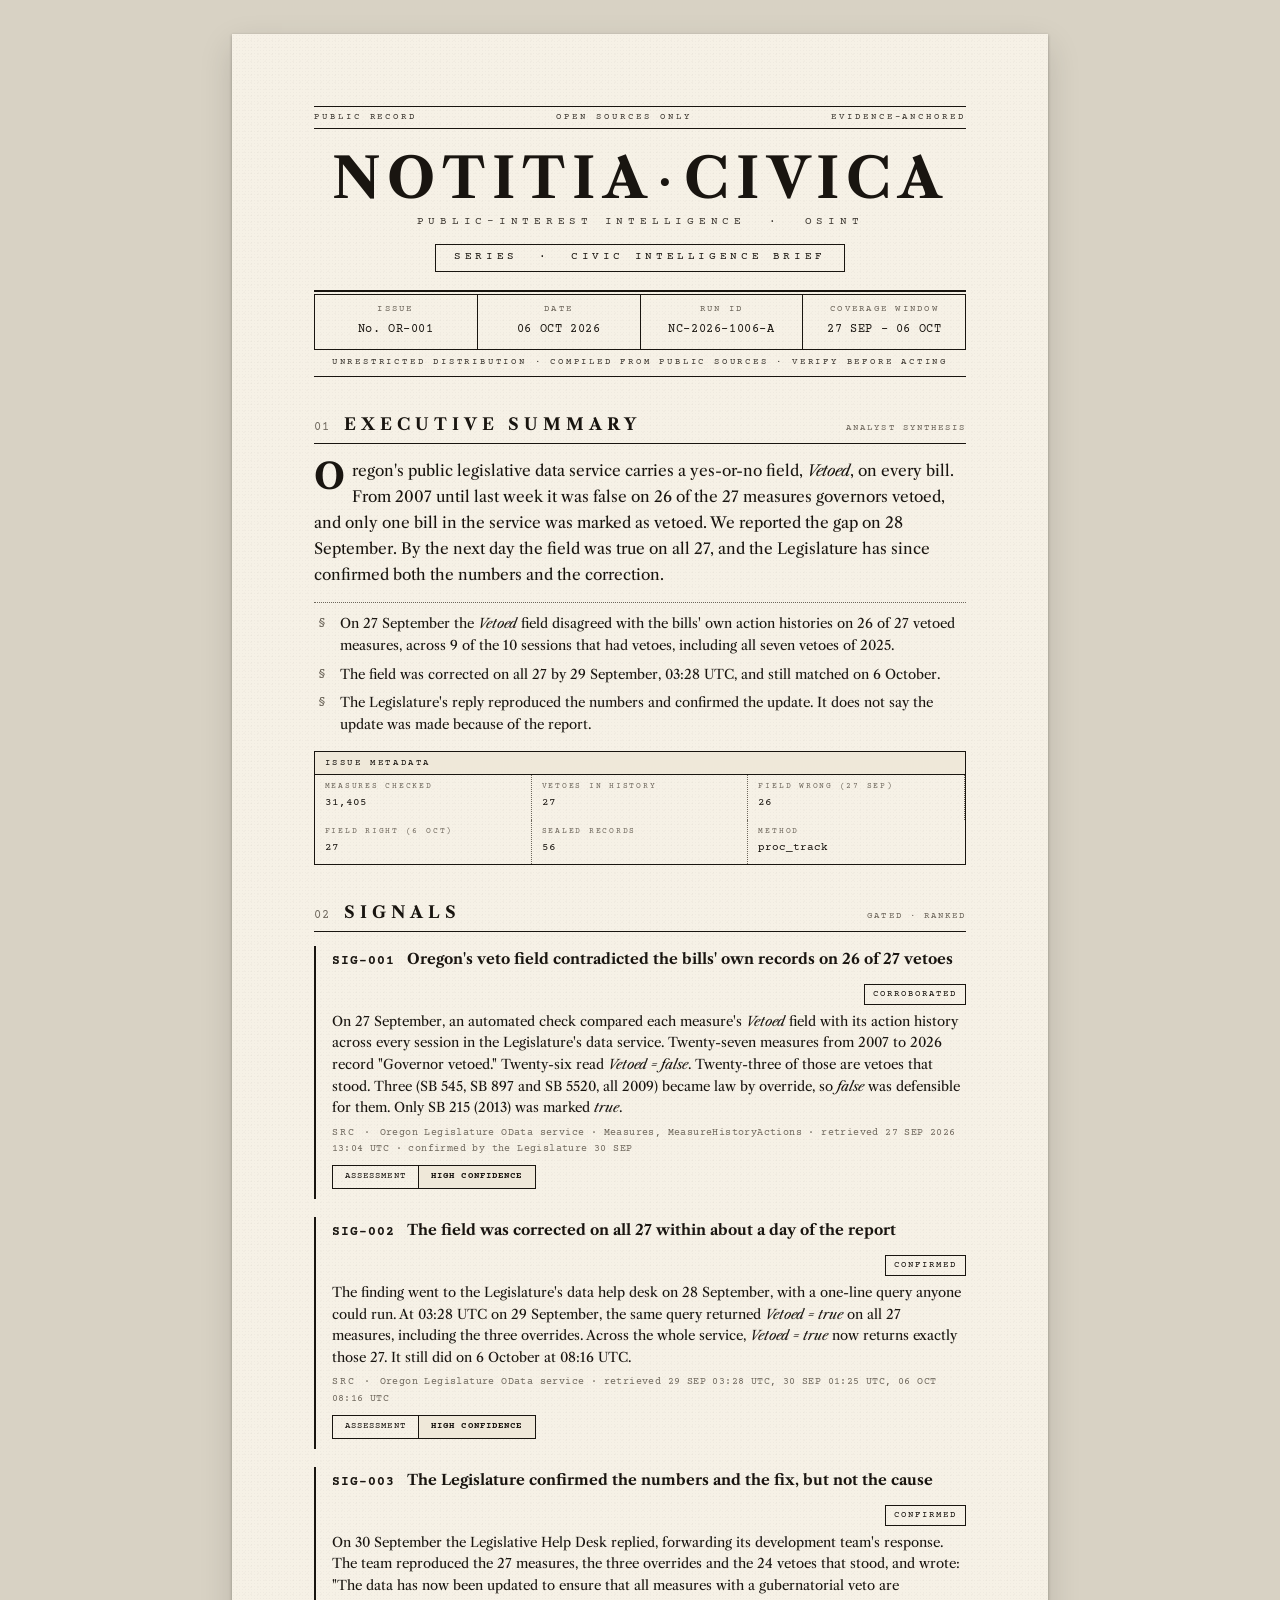
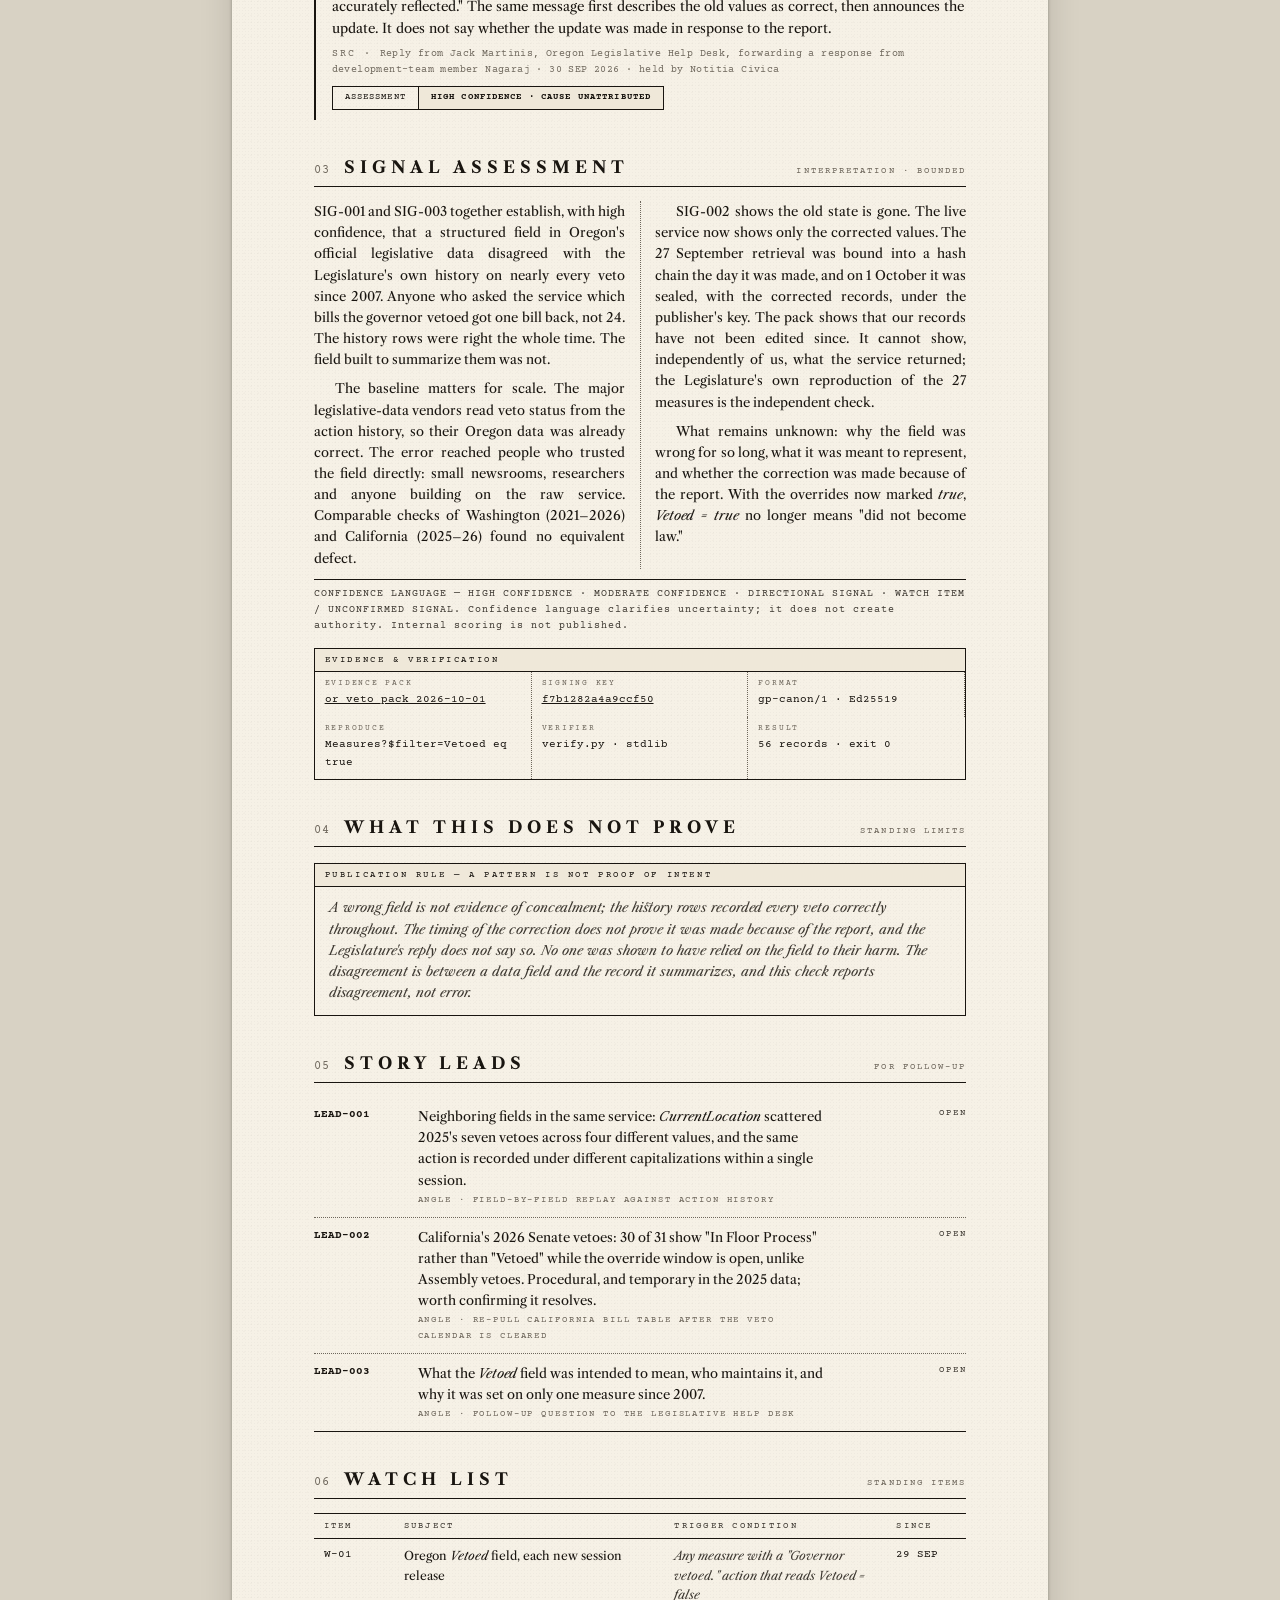
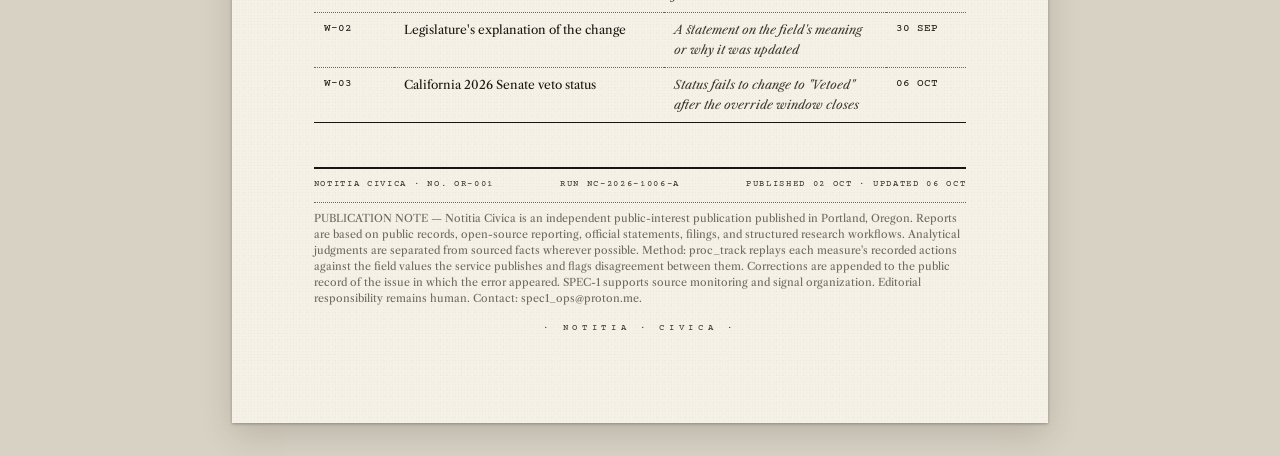
<file: published/civic-intelligence-brief_OR-001_2026-10-06.html>
<!DOCTYPE html>
<html lang="en">
<head>
<meta charset="UTF-8">
<meta name="viewport" content="width=device-width, initial-scale=1.0">
<title>Oregon's Veto Field — Notitia Civica</title>
<meta name="description" content="Oregon's legislative data marked one bill as vetoed since 2007. Governors vetoed 27. The field was corrected the day after we reported it.">
<link rel="preconnect" href="https://fonts.googleapis.com">
<link rel="preconnect" href="https://fonts.gstatic.com" crossorigin>
<link href="https://fonts.googleapis.com/css2?family=Libre+Caslon+Text:ital,wght@0,400;0,700;1,400&family=Courier+Prime:ital,wght@0,400;0,700;1,400&display=swap" rel="stylesheet">
<style>
/* ============================================================
   NOTITIA CIVICA — print-first publication template
   Monochrome. Black ink on warm off-white. Archival register.
   ============================================================ */

:root {
  --ink:        #191510;   /* near-black, warm */
  --ink-soft:   #3d3831;   /* secondary text */
  --ink-faint:  #6e675c;   /* captions, footnotes */
  --paper:      #f6f1e6;   /* warm off-white stock */
  --paper-deep: #efe8d9;   /* recessed panels */
  --rule:       #191510;   /* hairline rules — same ink */
  --serif: "Libre Caslon Text", "Iowan Old Style", Georgia, serif;
  --mono:  "Courier Prime", "Courier New", Courier, monospace;
}

* { margin: 0; padding: 0; box-sizing: border-box; }

html { background: #d8d2c4; }

body {
  font-family: var(--serif);
  color: var(--ink);
  font-size: 10.5pt;
  line-height: 1.62;
  -webkit-font-smoothing: antialiased;
}

/* ---- Page sheet (screen preview mimics US Letter) ---------- */
.sheet {
  background: var(--paper);
  width: 8.5in;
  min-height: 11in;
  margin: 0.35in auto;
  padding: 0.75in 0.85in 0.9in;
  box-shadow: 0 1px 3px rgba(0,0,0,.28), 0 12px 32px rgba(0,0,0,.14);
  position: relative;
}
/* subtle paper grain — screen only, drops out in print */
.sheet::before {
  content: "";
  position: absolute; inset: 0;
  pointer-events: none;
  background-image:
    radial-gradient(rgba(25,21,16,.028) 1px, transparent 1px),
    radial-gradient(rgba(25,21,16,.018) 1px, transparent 1px);
  background-size: 3px 3px, 7px 7px;
  background-position: 0 0, 2px 3px;
}
.sheet > * { position: relative; }

/* ============================================================
   MASTHEAD
   ============================================================ */
.masthead { text-align: center; }

.masthead .rubric {
  font-family: var(--mono);
  font-size: 7pt;
  letter-spacing: .32em;
  text-transform: uppercase;
  color: var(--ink-soft);
  border-top: 1px solid var(--rule);
  border-bottom: 1px solid var(--rule);
  padding: 3px 0;
  display: flex;
  justify-content: space-between;
}

.masthead h1 {
  font-family: var(--serif);
  font-weight: 700;
  font-size: 42pt;
  letter-spacing: .12em;
  text-transform: uppercase;
  margin: 22px 0 6px;
  line-height: 1;
}
.masthead h1 .sep { font-weight: 400; padding: 0 .08em; }

.masthead .subtitle {
  font-family: var(--mono);
  font-size: 8.5pt;
  letter-spacing: .42em;
  text-transform: uppercase;
  color: var(--ink-soft);
  margin-bottom: 12px;
}
.masthead .series-banner {
  display: inline-block;
  font-family: var(--mono);
  font-size: 8pt;
  letter-spacing: .34em;
  text-transform: uppercase;
  border: 1px solid var(--rule);
  padding: 4px 18px 5px;
  margin-bottom: 18px;
}

/* double rule beneath masthead — classic bulletin device */
.double-rule {
  border-top: 2.5px solid var(--rule);
  border-bottom: 1px solid var(--rule);
  height: 5px;
}

/* ---- Issue metadata strip ---------------------------------- */
.issue-line {
  display: grid;
  grid-template-columns: 1fr 1fr 1fr 1fr;
  border-left: 1px solid var(--rule);
  border-bottom: 1px solid var(--rule);
  margin-top: 0;
  font-family: var(--mono);
}
.issue-line .cell {
  border-right: 1px solid var(--rule);
  padding: 7px 12px 8px;
}
.issue-line .k {
  display: block;
  font-size: 6.5pt;
  letter-spacing: .26em;
  text-transform: uppercase;
  color: var(--ink-faint);
  margin-bottom: 2px;
}
.issue-line .v {
  font-size: 9pt;
  letter-spacing: .05em;
}

/* ---- Distribution / classification-style banner (civic) ---- */
.dist-banner {
  font-family: var(--mono);
  font-size: 7pt;
  letter-spacing: .3em;
  text-transform: uppercase;
  text-align: center;
  padding: 5px 0 6px;
  border-bottom: 1px solid var(--rule);
  color: var(--ink-soft);
}

/* ============================================================
   SECTION HEADINGS
   ============================================================ */
.section { margin-top: 34px; page-break-inside: avoid; }
.section.allow-break { page-break-inside: auto; }

.section-head {
  display: flex;
  align-items: baseline;
  gap: 14px;
  border-bottom: 1px solid var(--rule);
  padding-bottom: 5px;
  margin-bottom: 14px;
}
.section-head .num {
  font-family: var(--mono);
  font-size: 9pt;
  color: var(--ink-faint);
  letter-spacing: .1em;
}
.section-head h2 {
  font-family: var(--serif);
  font-weight: 700;
  font-size: 12.5pt;
  letter-spacing: .3em;
  text-transform: uppercase;
}
.section-head .tag {
  margin-left: auto;
  font-family: var(--mono);
  font-size: 6.5pt;
  letter-spacing: .24em;
  text-transform: uppercase;
  color: var(--ink-faint);
}

/* ============================================================
   BODY / EXEC SUMMARY
   ============================================================ */
p.lede {
  font-size: 11.5pt;
  line-height: 1.7;
}
p.lede::first-letter {
  font-size: 27pt;
  line-height: .85;
  float: left;
  padding: 3px 7px 0 0;
  font-weight: 700;
}
p + p { margin-top: 9px; text-indent: 1.6em; }

.summary-points {
  margin-top: 14px;
  border-top: 1px dotted var(--ink-faint);
  padding-top: 10px;
  list-style: none;
}
.summary-points li {
  padding-left: 26px;
  position: relative;
  margin-bottom: 7px;
  font-size: 10pt;
}
.summary-points li::before {
  content: "§";
  position: absolute;
  left: 4px;
  font-family: var(--mono);
  color: var(--ink-faint);
}

/* ============================================================
   METADATA BOX (bordered, reusable)
   ============================================================ */
.meta-box {
  border: 1px solid var(--rule);
  margin: 16px 0;
}
.meta-box .box-title {
  font-family: var(--mono);
  font-size: 6.5pt;
  letter-spacing: .3em;
  text-transform: uppercase;
  padding: 4px 10px;
  border-bottom: 1px solid var(--rule);
  background: var(--paper-deep);
}
.meta-box .box-grid {
  display: grid;
  grid-template-columns: repeat(3, 1fr);
  font-family: var(--mono);
}
.meta-box .box-grid > div {
  padding: 6px 10px 7px;
  border-right: 1px dotted var(--ink-faint);
  font-size: 8.5pt;
}
.meta-box .box-grid > div:last-child { border-right: none; }
.meta-box .k {
  display: block;
  font-size: 6pt;
  letter-spacing: .22em;
  text-transform: uppercase;
  color: var(--ink-faint);
}

/* ============================================================
   SIGNALS — numbered entries, field-report register
   ============================================================ */
.signal {
  border-left: 2px solid var(--rule);
  padding: 2px 0 10px 16px;
  margin-bottom: 18px;
  page-break-inside: avoid;
}
.signal-head {
  display: flex;
  align-items: baseline;
  gap: 12px;
  flex-wrap: wrap;
}
.signal-id {
  font-family: var(--mono);
  font-weight: 700;
  font-size: 9.5pt;
  letter-spacing: .08em;
}
.signal-title {
  font-family: var(--serif);
  font-weight: 700;
  font-size: 11pt;
}
.signal-verdict {
  margin-left: auto;
  font-family: var(--mono);
  font-size: 7pt;
  letter-spacing: .22em;
  text-transform: uppercase;
  border: 1px solid var(--rule);
  padding: 2px 8px;
  white-space: nowrap;
}
.signal-verdict.hold { border-style: dashed; color: var(--ink-soft); }
.signal-body { margin-top: 6px; font-size: 10pt; }
.signal-src {
  font-family: var(--mono);
  font-size: 7.5pt;
  color: var(--ink-faint);
  margin-top: 6px;
  letter-spacing: .04em;
}
.signal-src::before { content: "SRC · "; letter-spacing: .2em; }

/* gate score micro-table inside a signal */
.gates {
  display: inline-flex;
  margin-top: 8px;
  border: 1px solid var(--rule);
  font-family: var(--mono);
  font-size: 7pt;
}
.gates span {
  padding: 3px 12px 4px;
  text-transform: uppercase;
  border-right: 1px solid var(--rule);
  letter-spacing: .12em;
}
.gates span:last-child { border-right: none; background: var(--paper-deep); font-weight: 700; }

/* ============================================================
   SIGNAL ASSESSMENT — two-column analytic memo
   ============================================================ */
.assessment {
  column-count: 2;
  column-gap: 30px;
  column-rule: 1px dotted var(--ink-faint);
  font-size: 9.8pt;
  text-align: justify;
  hyphens: auto;
}
.assessment p { text-indent: 1.6em; margin-top: 0; margin-bottom: 8px; }
.assessment p:first-child { text-indent: 0; }
.confidence-note {
  font-family: var(--mono);
  font-size: 7.5pt;
  letter-spacing: .1em;
  color: var(--ink-soft);
  border-top: 1px solid var(--rule);
  margin-top: 10px;
  padding-top: 6px;
}

.not-prove-body {
  padding: 10px 14px 12px;
  font-size: 9.8pt;
  font-style: italic;
  color: var(--ink-soft);
}

/* ============================================================
   STORY LEADS
   ============================================================ */
.lead-row {
  display: grid;
  grid-template-columns: 88px 1fr 120px;
  gap: 0 16px;
  padding: 9px 0;
  border-bottom: 1px dotted var(--ink-faint);
  page-break-inside: avoid;
}
.lead-row:last-child { border-bottom: 1px solid var(--rule); }
.lead-id { font-family: var(--mono); font-size: 8.5pt; font-weight: 700; }
.lead-desc { font-size: 9.8pt; }
.lead-desc .angle {
  display: block;
  font-family: var(--mono);
  font-size: 7pt;
  letter-spacing: .2em;
  text-transform: uppercase;
  color: var(--ink-faint);
  margin-top: 2px;
}
.lead-status {
  font-family: var(--mono);
  font-size: 7pt;
  letter-spacing: .2em;
  text-transform: uppercase;
  text-align: right;
  color: var(--ink-soft);
}

/* ============================================================
   WATCH LIST — ruled table
   ============================================================ */
table.watch {
  width: 100%;
  border-collapse: collapse;
  font-size: 9pt;
}
table.watch th {
  font-family: var(--mono);
  font-size: 6.5pt;
  letter-spacing: .26em;
  text-transform: uppercase;
  text-align: left;
  font-weight: 400;
  color: var(--ink-soft);
  border-top: 1px solid var(--rule);
  border-bottom: 1px solid var(--rule);
  padding: 5px 10px;
}
table.watch td {
  padding: 7px 10px 8px;
  border-bottom: 1px dotted var(--ink-faint);
  vertical-align: top;
}
table.watch tr:last-child td { border-bottom: 1px solid var(--rule); }
table.watch .mono { font-family: var(--mono); font-size: 8.5pt; }
table.watch .trigger { font-style: italic; color: var(--ink-soft); }

/* ============================================================
   FOOTER
   ============================================================ */
.footer {
  margin-top: 44px;
  border-top: 2.5px solid var(--rule);
  padding-top: 8px;
}
.footer .colophon {
  display: flex;
  justify-content: space-between;
  font-family: var(--mono);
  font-size: 7pt;
  letter-spacing: .18em;
  text-transform: uppercase;
  color: var(--ink-soft);
}
.footer .method {
  margin-top: 10px;
  font-size: 8pt;
  color: var(--ink-faint);
  line-height: 1.5;
  border-top: 1px dotted var(--ink-faint);
  padding-top: 8px;
}
.footer .seal {
  text-align: center;
  font-family: var(--mono);
  font-size: 7pt;
  letter-spacing: .5em;
  margin-top: 14px;
  color: var(--ink-soft);
}

/* ============================================================
   PRINT
   ============================================================ */
@page { size: letter; margin: 0.6in 0.7in; }

@media print {
  html, body { background: var(--paper); }
  .sheet {
    width: auto; min-height: 0;
    margin: 0; padding: 0;
    box-shadow: none;
  }
  .sheet::before { display: none; }
  .no-print { display: none !important; }
  a { color: var(--ink); text-decoration: none; }
}

/* screen-only print hint */
.print-hint {
  text-align: center;
  font-family: var(--mono);
  font-size: 8pt;
  letter-spacing: .2em;
  text-transform: uppercase;
  color: #7a7365;
  padding: 14px 0 2px;
}

/* ---- Screen: phone width ---- */
.signal-src, .box-grid div { overflow-wrap: anywhere; }
.box-grid a { color: inherit; }
@media screen and (max-width: 860px) {
  .sheet { width: auto; min-height: 0; margin: 0; padding: 28px 16px 40px; box-shadow: none; }
  .masthead h1 { font-size: clamp(30px, 9vw, 52px) !important; letter-spacing: .04em !important; }
  .issue-line { grid-template-columns: 1fr 1fr !important; }
  .box-grid { grid-template-columns: 1fr !important; }
  .assessment { column-count: 1 !important; }
  .rubric { flex-wrap: wrap; gap: 4px 12px; justify-content: center; }
  .watch { display: block; overflow-x: auto; }
  .lead-row { grid-template-columns: 1fr !important; }
}
</style>
</head>
<body>

<div class="sheet">

  <!-- ==================== MASTHEAD ==================== -->
  <header class="masthead">
    <div class="rubric">
      <span>Public Record</span>
      <span>Open Sources Only</span>
      <span>Evidence-Anchored</span>
    </div>
    <h1>Notitia<span class="sep">·</span>Civica</h1>
    <div class="subtitle">Public-Interest Intelligence&nbsp;&nbsp;·&nbsp;&nbsp;OSINT</div>
    <div class="series-banner">Series&nbsp;&nbsp;·&nbsp;&nbsp;Civic Intelligence Brief</div>
    <div class="double-rule"></div>
    <div class="issue-line">
      <div class="cell"><span class="k">Issue</span><span class="v">No. OR-001</span></div>
      <div class="cell"><span class="k">Date</span><span class="v">06 OCT 2026</span></div>
      <div class="cell"><span class="k">Run ID</span><span class="v">NC-2026-1006-A</span></div>
      <div class="cell"><span class="k">Coverage Window</span><span class="v">27 SEP – 06 OCT</span></div>
    </div>
    <div class="dist-banner">Unrestricted Distribution · Compiled From Public Sources · Verify Before Acting</div>
  </header>

  <!-- ==================== 01 EXECUTIVE SUMMARY ==================== -->
  <section class="section">
    <div class="section-head">
      <span class="num">01</span>
      <h2>Executive Summary</h2>
      <span class="tag">Analyst Synthesis</span>
    </div>
    <p class="lede">
      Oregon's public legislative data service carries a yes-or-no field, <i>Vetoed</i>, on every bill.
      From 2007 until last week it was false on 26 of the 27 measures governors vetoed, and only one bill in
      the service was marked as vetoed. We reported the gap on 28 September. By the next day the field was
      true on all 27, and the Legislature has since confirmed both the numbers and the correction.
    </p>
    <ul class="summary-points">
      <li>On 27 September the <i>Vetoed</i> field disagreed with the bills' own action histories on 26 of 27 vetoed measures, across 9 of the 10 sessions that had vetoes, including all seven vetoes of 2025.</li>
      <li>The field was corrected on all 27 by 29 September, 03:28 UTC, and still matched on 6 October.</li>
      <li>The Legislature's reply reproduced the numbers and confirmed the update. It does not say the update was made because of the report.</li>
    </ul>
    <div class="meta-box">
      <div class="box-title">Issue Metadata</div>
      <div class="box-grid">
        <div><span class="k">Measures Checked</span> 31,405</div>
        <div><span class="k">Vetoes in History</span> 27</div>
        <div><span class="k">Field Wrong (27 Sep)</span> 26</div>
        <div><span class="k">Field Right (6 Oct)</span> 27</div>
        <div><span class="k">Sealed Records</span> 56</div>
        <div><span class="k">Method</span> proc_track</div>
      </div>
    </div>
  </section>

  <!-- ==================== 02 SIGNALS ==================== -->
  <section class="section allow-break">
    <div class="section-head">
      <span class="num">02</span>
      <h2>Signals</h2>
      <span class="tag">Gated · Ranked</span>
    </div>

    <article class="signal">
      <div class="signal-head">
        <span class="signal-id">SIG-001</span>
        <span class="signal-title">Oregon's veto field contradicted the bills' own records on 26 of 27 vetoes</span>
        <span class="signal-verdict">Corroborated</span>
      </div>
      <div class="signal-body">
        On 27 September, an automated check compared each measure's <i>Vetoed</i> field with its action history across
        every session in the Legislature's data service. Twenty-seven measures from 2007 to 2026 record "Governor vetoed."
        Twenty-six read <i>Vetoed = false</i>. Twenty-three of those are vetoes that stood. Three (SB 545, SB 897 and SB 5520,
        all 2009) became law by override, so <i>false</i> was defensible for them. Only SB 215 (2013) was marked <i>true</i>.
      </div>
      <div class="signal-src">Oregon Legislature OData service · Measures, MeasureHistoryActions · retrieved 27 SEP 2026 13:04 UTC · confirmed by the Legislature 30 SEP</div>
      <div class="gates"><span>Assessment</span><span>High Confidence</span></div>
    </article>

    <article class="signal">
      <div class="signal-head">
        <span class="signal-id">SIG-002</span>
        <span class="signal-title">The field was corrected on all 27 within about a day of the report</span>
        <span class="signal-verdict">Confirmed</span>
      </div>
      <div class="signal-body">
        The finding went to the Legislature's data help desk on 28 September, with a one-line query anyone could run.
        At 03:28 UTC on 29 September, the same query returned <i>Vetoed = true</i> on all 27 measures, including the three
        overrides. Across the whole service, <i>Vetoed = true</i> now returns exactly those 27. It still did on 6 October at 08:16 UTC.
      </div>
      <div class="signal-src">Oregon Legislature OData service · retrieved 29 SEP 03:28 UTC, 30 SEP 01:25 UTC, 06 OCT 08:16 UTC</div>
      <div class="gates"><span>Assessment</span><span>High Confidence</span></div>
    </article>

    <article class="signal">
      <div class="signal-head">
        <span class="signal-id">SIG-003</span>
        <span class="signal-title">The Legislature confirmed the numbers and the fix, but not the cause</span>
        <span class="signal-verdict">Confirmed</span>
      </div>
      <div class="signal-body">
        On 30 September the Legislative Help Desk replied, forwarding its development team's response. The team reproduced the
        27 measures, the three overrides and the 24 vetoes that stood, and wrote: "The data has now been updated to ensure that
        all measures with a gubernatorial veto are accurately reflected." The same message first describes the old values as
        correct, then announces the update. It does not say whether the update was made in response to the report.
      </div>
      <div class="signal-src">Reply from Jack Martinis, Oregon Legislative Help Desk, forwarding a response from development-team member Nagaraj · 30 SEP 2026 · held by Notitia Civica</div>
      <div class="gates"><span>Assessment</span><span>High Confidence · Cause Unattributed</span></div>
    </article>
  </section>

  <!-- ==================== 03 SIGNAL ASSESSMENT ==================== -->
  <section class="section">
    <div class="section-head">
      <span class="num">03</span>
      <h2>Signal Assessment</h2>
      <span class="tag">Interpretation · Bounded</span>
    </div>
    <div class="assessment">
      <p>
        SIG-001 and SIG-003 together establish, with high confidence, that a structured field in Oregon's official
        legislative data disagreed with the Legislature's own history on nearly every veto since 2007. Anyone who asked
        the service which bills the governor vetoed got one bill back, not 24. The history rows were right the whole time.
        The field built to summarize them was not.
      </p>
      <p>
        The baseline matters for scale. The major legislative-data vendors read veto status from the action history, so
        their Oregon data was already correct. The error reached people who trusted the field directly: small newsrooms,
        researchers and anyone building on the raw service. Comparable checks of Washington (2021–2026) and California
        (2025–26) found no equivalent defect.
      </p>
      <p>
        SIG-002 shows the old state is gone. The live service now shows only the corrected values. The 27 September retrieval
        was bound into a hash chain the day it was made, and on 1 October it was sealed, with the corrected records, under
        the publisher's key. The pack shows that our records have not been edited since. It cannot show, independently of us,
        what the service returned; the Legislature's own reproduction of the 27 measures is the independent check.
      </p>
      <p>
        What remains unknown: why the field was wrong for so long, what it was meant to represent, and whether the correction
        was made because of the report. With the overrides now marked <i>true</i>, <i>Vetoed = true</i> no longer means
        "did not become law."
      </p>
    </div>
    <div class="confidence-note">
      CONFIDENCE LANGUAGE — HIGH CONFIDENCE · MODERATE CONFIDENCE · DIRECTIONAL SIGNAL · WATCH ITEM / UNCONFIRMED SIGNAL. Confidence language clarifies uncertainty; it does not create authority. Internal scoring is not published.
    </div>
    <div class="meta-box" style="margin-top:14px">
      <div class="box-title">Evidence &amp; Verification</div>
      <div class="box-grid">
        <div><span class="k">Evidence Pack</span> <a href="https://github.com/CLS-1000/notitia-civica/tree/main/evidence/or_veto_pack_2026-10-01">or_veto_pack_2026-10-01</a></div>
        <div><span class="k">Signing Key</span> <a href="https://github.com/CLS-1000/notitia-civica/blob/main/evidence/OPERATOR_KEY.md">f7b1282a4a9ccf50</a></div>
        <div><span class="k">Format</span> gp-canon/1 · Ed25519</div>
        <div><span class="k">Reproduce</span> Measures?$filter=Vetoed eq true</div>
        <div><span class="k">Verifier</span> verify.py · stdlib</div>
        <div><span class="k">Result</span> 56 records · exit 0</div>
      </div>
    </div>
  </section>

  <!-- ==================== 04 WHAT THIS DOES NOT PROVE ==================== -->
  <section class="section">
    <div class="section-head">
      <span class="num">04</span>
      <h2>What This Does Not Prove</h2>
      <span class="tag">Standing Limits</span>
    </div>
    <div class="meta-box">
      <div class="box-title">Publication Rule — A Pattern Is Not Proof of Intent</div>
      <div class="not-prove-body">
        A wrong field is not evidence of concealment; the history rows recorded every veto correctly throughout.
        The timing of the correction does not prove it was made because of the report, and the Legislature's reply does
        not say so. No one was shown to have relied on the field to their harm. The disagreement is between a data field and
        the record it summarizes, and this check reports disagreement, not error.
      </div>
    </div>
  </section>

  <!-- ==================== 05 STORY LEADS ==================== -->
  <section class="section">
    <div class="section-head">
      <span class="num">05</span>
      <h2>Story Leads</h2>
      <span class="tag">For Follow-Up</span>
    </div>
    <div class="lead-row">
      <span class="lead-id">LEAD-001</span>
      <span class="lead-desc">
        Neighboring fields in the same service: <i>CurrentLocation</i> scattered 2025's seven vetoes across four different values, and the same action is recorded under different capitalizations within a single session.
        <span class="angle">Angle · Field-by-field replay against action history</span>
      </span>
      <span class="lead-status">Open</span>
    </div>
    <div class="lead-row">
      <span class="lead-id">LEAD-002</span>
      <span class="lead-desc">
        California's 2026 Senate vetoes: 30 of 31 show "In Floor Process" rather than "Vetoed" while the override window is open, unlike Assembly vetoes. Procedural, and temporary in the 2025 data; worth confirming it resolves.
        <span class="angle">Angle · Re-pull California bill table after the veto calendar is cleared</span>
      </span>
      <span class="lead-status">Open</span>
    </div>
    <div class="lead-row">
      <span class="lead-id">LEAD-003</span>
      <span class="lead-desc">
        What the <i>Vetoed</i> field was intended to mean, who maintains it, and why it was set on only one measure since 2007.
        <span class="angle">Angle · Follow-up question to the Legislative Help Desk</span>
      </span>
      <span class="lead-status">Open</span>
    </div>
  </section>

  <!-- ==================== 06 WATCH LIST ==================== -->
  <section class="section">
    <div class="section-head">
      <span class="num">06</span>
      <h2>Watch List</h2>
      <span class="tag">Standing Items</span>
    </div>
    <table class="watch">
      <thead>
        <tr>
          <th style="width:80px">Item</th>
          <th>Subject</th>
          <th style="width:34%">Trigger Condition</th>
          <th style="width:80px">Since</th>
        </tr>
      </thead>
      <tbody>
        <tr>
          <td class="mono">W-01</td>
          <td>Oregon <i>Vetoed</i> field, each new session release</td>
          <td class="trigger">Any measure with a "Governor vetoed." action that reads <i>Vetoed = false</i></td>
          <td class="mono">29 SEP</td>
        </tr>
        <tr>
          <td class="mono">W-02</td>
          <td>Legislature's explanation of the change</td>
          <td class="trigger">A statement on the field's meaning or why it was updated</td>
          <td class="mono">30 SEP</td>
        </tr>
        <tr>
          <td class="mono">W-03</td>
          <td>California 2026 Senate veto status</td>
          <td class="trigger">Status fails to change to "Vetoed" after the override window closes</td>
          <td class="mono">06 OCT</td>
        </tr>
      </tbody>
    </table>
  </section>

  <!-- ==================== FOOTER ==================== -->
  <footer class="footer">
    <div class="colophon">
      <span>Notitia Civica · No. OR-001</span>
      <span>Run NC-2026-1006-A</span>
      <span>Published 02 OCT · Updated 06 OCT</span>
    </div>
    <div class="method">
      PUBLICATION NOTE — Notitia Civica is an independent public-interest publication
      published in Portland, Oregon. Reports are based on public records,
      open-source reporting, official statements, filings, and structured research workflows.
      Analytical judgments are separated from sourced facts wherever possible. Method: proc_track replays
      each measure's recorded actions against the field values the service publishes and flags
      disagreement between them. Corrections are appended to the public record of the issue in which the
      error appeared. SPEC-1 supports source monitoring and signal organization. Editorial responsibility
      remains human. Contact: spec1_ops@proton.me.
    </div>
    <div class="seal">· NOTITIA · CIVICA ·</div>
  </footer>

</div>

</body>
</html>
</file>
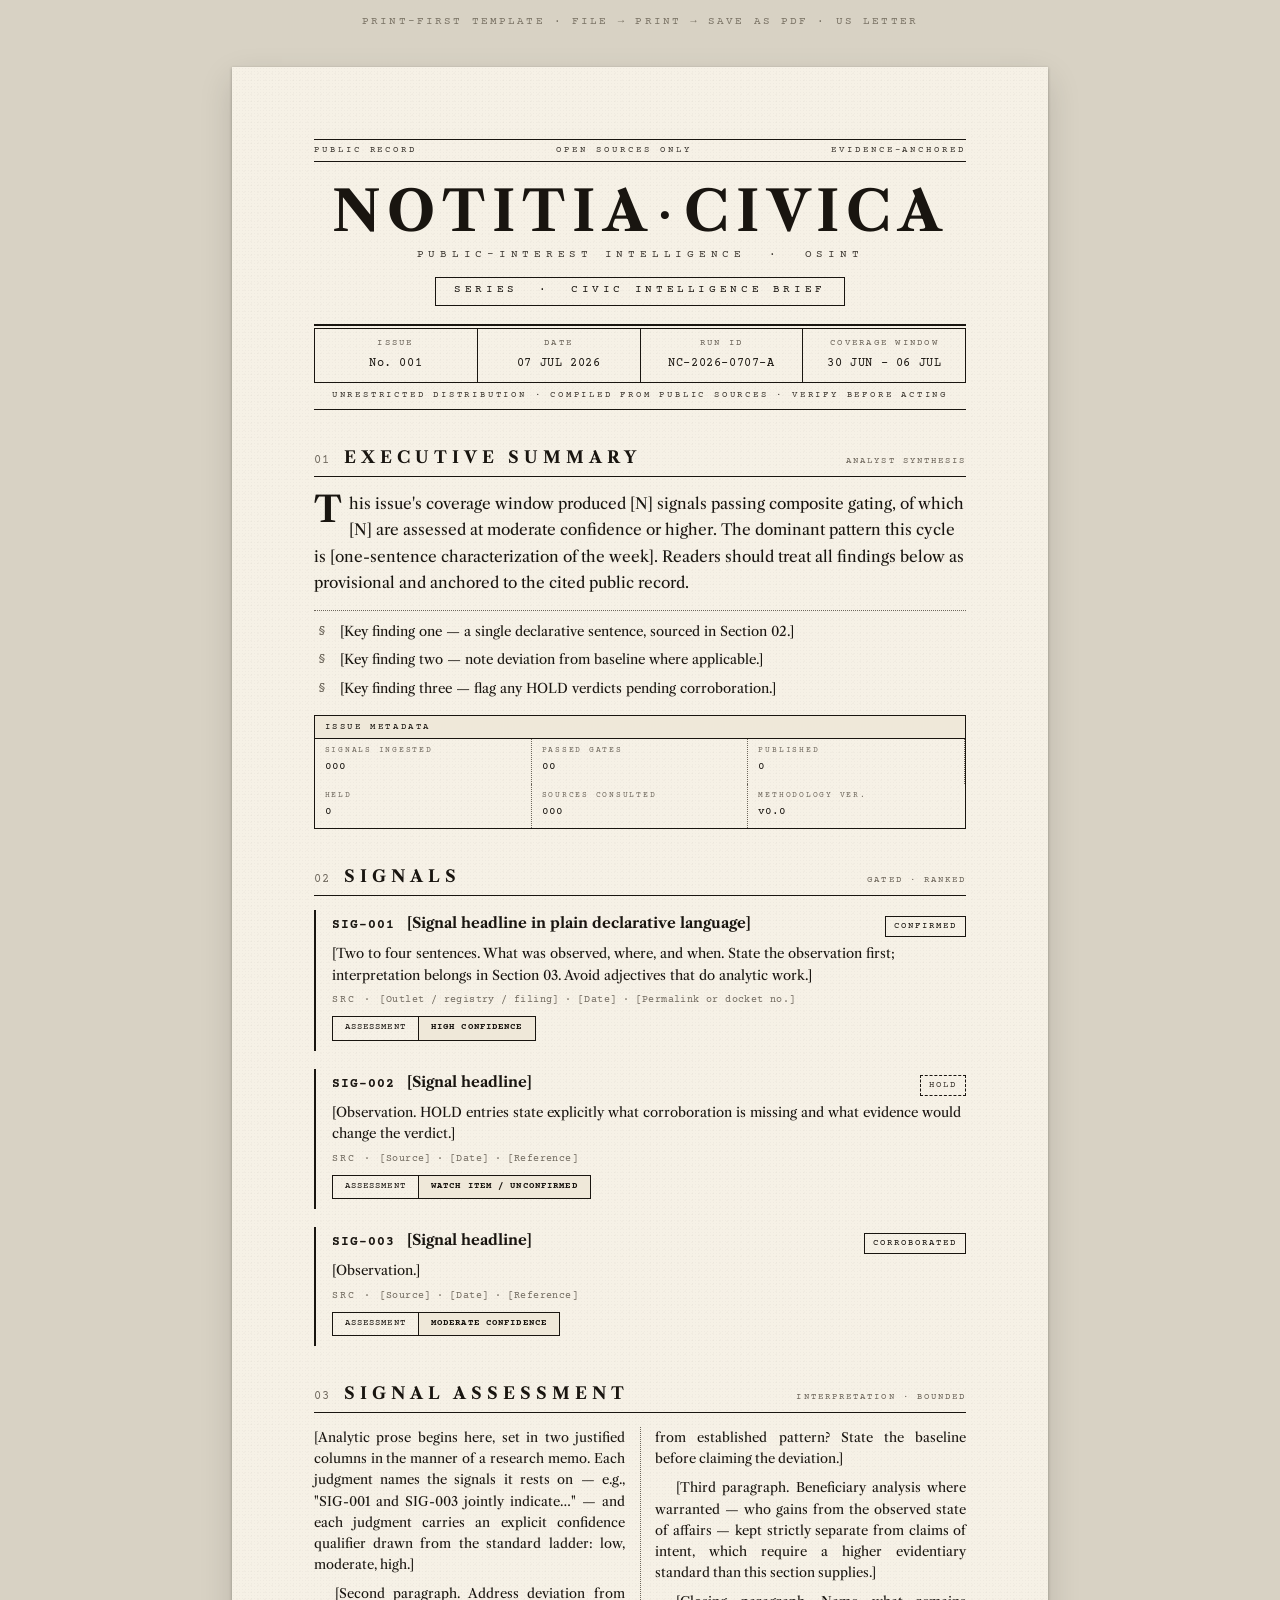
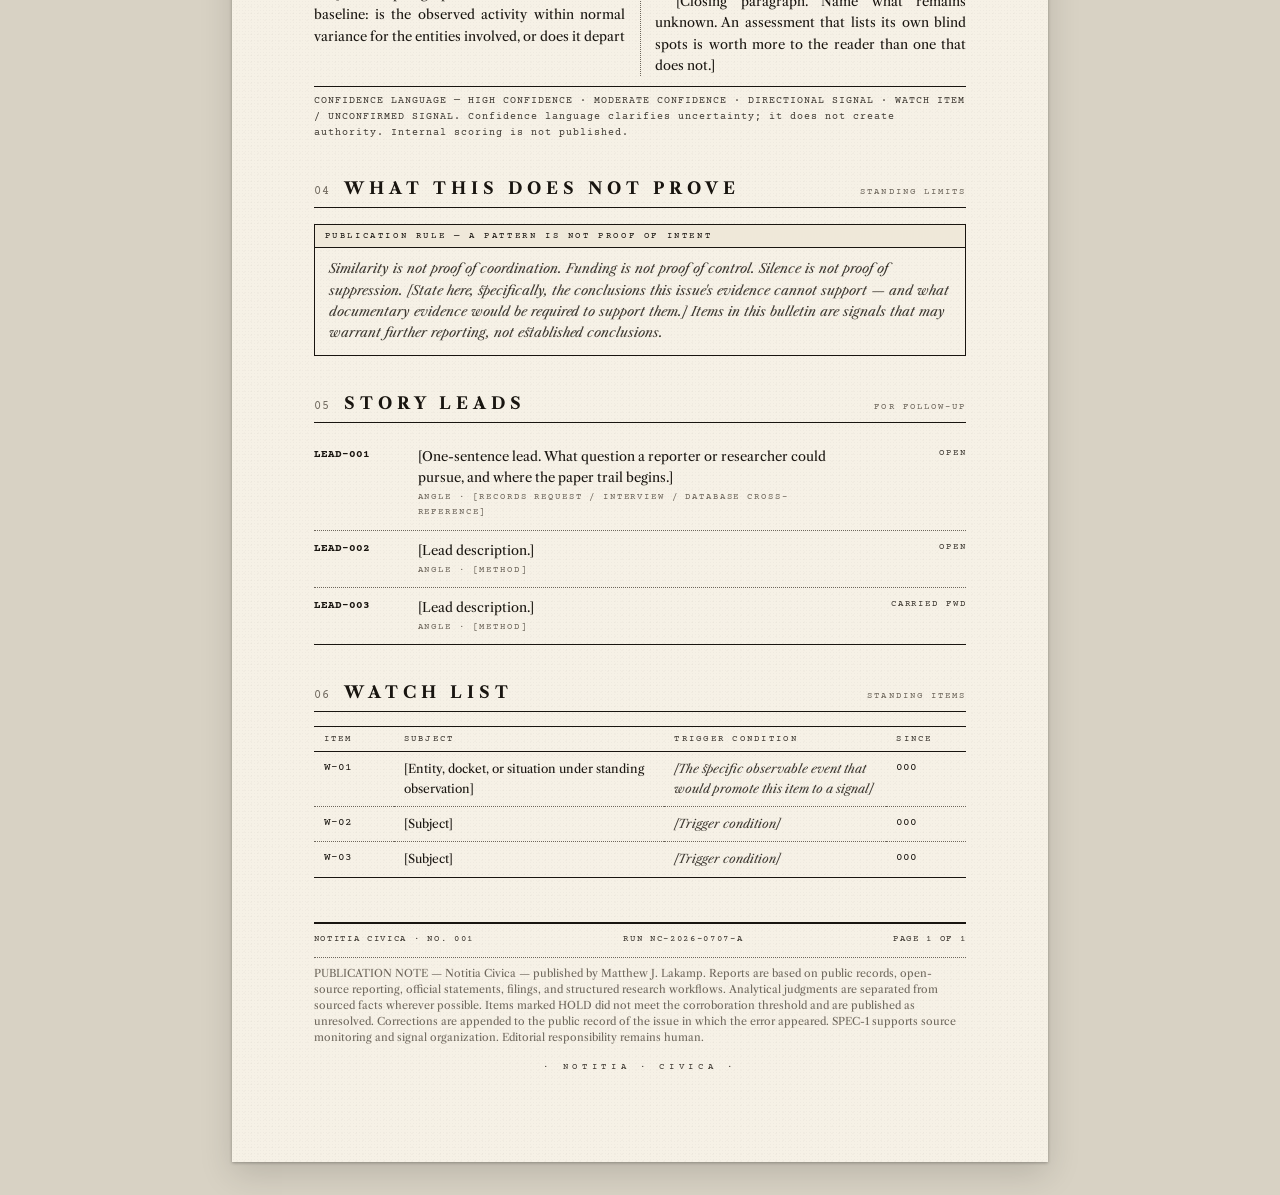
<file: templates/print/civic-intelligence-brief.html>
<!DOCTYPE html>
<html lang="en">
<head>
<meta charset="UTF-8">
<meta name="viewport" content="width=device-width, initial-scale=1.0">
<title>NOTITIA CIVICA — Civic Intelligence Brief — Print Template</title>
<link rel="preconnect" href="https://fonts.googleapis.com">
<link rel="preconnect" href="https://fonts.gstatic.com" crossorigin>
<link href="https://fonts.googleapis.com/css2?family=Libre+Caslon+Text:ital,wght@0,400;0,700;1,400&family=Courier+Prime:ital,wght@0,400;0,700;1,400&display=swap" rel="stylesheet">
<style>
/* ============================================================
   NOTITIA CIVICA — print-first publication template
   Monochrome. Black ink on warm off-white. Archival register.
   ============================================================ */

:root {
  --ink:        #191510;   /* near-black, warm */
  --ink-soft:   #3d3831;   /* secondary text */
  --ink-faint:  #6e675c;   /* captions, footnotes */
  --paper:      #f6f1e6;   /* warm off-white stock */
  --paper-deep: #efe8d9;   /* recessed panels */
  --rule:       #191510;   /* hairline rules — same ink */
  --serif: "Libre Caslon Text", "Iowan Old Style", Georgia, serif;
  --mono:  "Courier Prime", "Courier New", Courier, monospace;
}

* { margin: 0; padding: 0; box-sizing: border-box; }

html { background: #d8d2c4; }

body {
  font-family: var(--serif);
  color: var(--ink);
  font-size: 10.5pt;
  line-height: 1.62;
  -webkit-font-smoothing: antialiased;
}

/* ---- Page sheet (screen preview mimics US Letter) ---------- */
.sheet {
  background: var(--paper);
  width: 8.5in;
  min-height: 11in;
  margin: 0.35in auto;
  padding: 0.75in 0.85in 0.9in;
  box-shadow: 0 1px 3px rgba(0,0,0,.28), 0 12px 32px rgba(0,0,0,.14);
  position: relative;
}
/* subtle paper grain — screen only, drops out in print */
.sheet::before {
  content: "";
  position: absolute; inset: 0;
  pointer-events: none;
  background-image:
    radial-gradient(rgba(25,21,16,.028) 1px, transparent 1px),
    radial-gradient(rgba(25,21,16,.018) 1px, transparent 1px);
  background-size: 3px 3px, 7px 7px;
  background-position: 0 0, 2px 3px;
}
.sheet > * { position: relative; }

/* ============================================================
   MASTHEAD
   ============================================================ */
.masthead { text-align: center; }

.masthead .rubric {
  font-family: var(--mono);
  font-size: 7pt;
  letter-spacing: .32em;
  text-transform: uppercase;
  color: var(--ink-soft);
  border-top: 1px solid var(--rule);
  border-bottom: 1px solid var(--rule);
  padding: 3px 0;
  display: flex;
  justify-content: space-between;
}

.masthead h1 {
  font-family: var(--serif);
  font-weight: 700;
  font-size: 42pt;
  letter-spacing: .12em;
  text-transform: uppercase;
  margin: 22px 0 6px;
  line-height: 1;
}
.masthead h1 .sep { font-weight: 400; padding: 0 .08em; }

.masthead .subtitle {
  font-family: var(--mono);
  font-size: 8.5pt;
  letter-spacing: .42em;
  text-transform: uppercase;
  color: var(--ink-soft);
  margin-bottom: 12px;
}
.masthead .series-banner {
  display: inline-block;
  font-family: var(--mono);
  font-size: 8pt;
  letter-spacing: .34em;
  text-transform: uppercase;
  border: 1px solid var(--rule);
  padding: 4px 18px 5px;
  margin-bottom: 18px;
}

/* double rule beneath masthead — classic bulletin device */
.double-rule {
  border-top: 2.5px solid var(--rule);
  border-bottom: 1px solid var(--rule);
  height: 5px;
}

/* ---- Issue metadata strip ---------------------------------- */
.issue-line {
  display: grid;
  grid-template-columns: 1fr 1fr 1fr 1fr;
  border-left: 1px solid var(--rule);
  border-bottom: 1px solid var(--rule);
  margin-top: 0;
  font-family: var(--mono);
}
.issue-line .cell {
  border-right: 1px solid var(--rule);
  padding: 7px 12px 8px;
}
.issue-line .k {
  display: block;
  font-size: 6.5pt;
  letter-spacing: .26em;
  text-transform: uppercase;
  color: var(--ink-faint);
  margin-bottom: 2px;
}
.issue-line .v {
  font-size: 9pt;
  letter-spacing: .05em;
}

/* ---- Distribution / classification-style banner (civic) ---- */
.dist-banner {
  font-family: var(--mono);
  font-size: 7pt;
  letter-spacing: .3em;
  text-transform: uppercase;
  text-align: center;
  padding: 5px 0 6px;
  border-bottom: 1px solid var(--rule);
  color: var(--ink-soft);
}

/* ============================================================
   SECTION HEADINGS
   ============================================================ */
.section { margin-top: 34px; page-break-inside: avoid; }
.section.allow-break { page-break-inside: auto; }

.section-head {
  display: flex;
  align-items: baseline;
  gap: 14px;
  border-bottom: 1px solid var(--rule);
  padding-bottom: 5px;
  margin-bottom: 14px;
}
.section-head .num {
  font-family: var(--mono);
  font-size: 9pt;
  color: var(--ink-faint);
  letter-spacing: .1em;
}
.section-head h2 {
  font-family: var(--serif);
  font-weight: 700;
  font-size: 12.5pt;
  letter-spacing: .3em;
  text-transform: uppercase;
}
.section-head .tag {
  margin-left: auto;
  font-family: var(--mono);
  font-size: 6.5pt;
  letter-spacing: .24em;
  text-transform: uppercase;
  color: var(--ink-faint);
}

/* ============================================================
   BODY / EXEC SUMMARY
   ============================================================ */
p.lede {
  font-size: 11.5pt;
  line-height: 1.7;
}
p.lede::first-letter {
  font-size: 27pt;
  line-height: .85;
  float: left;
  padding: 3px 7px 0 0;
  font-weight: 700;
}
p + p { margin-top: 9px; text-indent: 1.6em; }

.summary-points {
  margin-top: 14px;
  border-top: 1px dotted var(--ink-faint);
  padding-top: 10px;
  list-style: none;
}
.summary-points li {
  padding-left: 26px;
  position: relative;
  margin-bottom: 7px;
  font-size: 10pt;
}
.summary-points li::before {
  content: "§";
  position: absolute;
  left: 4px;
  font-family: var(--mono);
  color: var(--ink-faint);
}

/* ============================================================
   METADATA BOX (bordered, reusable)
   ============================================================ */
.meta-box {
  border: 1px solid var(--rule);
  margin: 16px 0;
}
.meta-box .box-title {
  font-family: var(--mono);
  font-size: 6.5pt;
  letter-spacing: .3em;
  text-transform: uppercase;
  padding: 4px 10px;
  border-bottom: 1px solid var(--rule);
  background: var(--paper-deep);
}
.meta-box .box-grid {
  display: grid;
  grid-template-columns: repeat(3, 1fr);
  font-family: var(--mono);
}
.meta-box .box-grid > div {
  padding: 6px 10px 7px;
  border-right: 1px dotted var(--ink-faint);
  font-size: 8.5pt;
}
.meta-box .box-grid > div:last-child { border-right: none; }
.meta-box .k {
  display: block;
  font-size: 6pt;
  letter-spacing: .22em;
  text-transform: uppercase;
  color: var(--ink-faint);
}

/* ============================================================
   SIGNALS — numbered entries, field-report register
   ============================================================ */
.signal {
  border-left: 2px solid var(--rule);
  padding: 2px 0 10px 16px;
  margin-bottom: 18px;
  page-break-inside: avoid;
}
.signal-head {
  display: flex;
  align-items: baseline;
  gap: 12px;
  flex-wrap: wrap;
}
.signal-id {
  font-family: var(--mono);
  font-weight: 700;
  font-size: 9.5pt;
  letter-spacing: .08em;
}
.signal-title {
  font-family: var(--serif);
  font-weight: 700;
  font-size: 11pt;
}
.signal-verdict {
  margin-left: auto;
  font-family: var(--mono);
  font-size: 7pt;
  letter-spacing: .22em;
  text-transform: uppercase;
  border: 1px solid var(--rule);
  padding: 2px 8px;
  white-space: nowrap;
}
.signal-verdict.hold { border-style: dashed; color: var(--ink-soft); }
.signal-body { margin-top: 6px; font-size: 10pt; }
.signal-src {
  font-family: var(--mono);
  font-size: 7.5pt;
  color: var(--ink-faint);
  margin-top: 6px;
  letter-spacing: .04em;
}
.signal-src::before { content: "SRC · "; letter-spacing: .2em; }

/* gate score micro-table inside a signal */
.gates {
  display: inline-flex;
  margin-top: 8px;
  border: 1px solid var(--rule);
  font-family: var(--mono);
  font-size: 7pt;
}
.gates span {
  padding: 3px 12px 4px;
  text-transform: uppercase;
  border-right: 1px solid var(--rule);
  letter-spacing: .12em;
}
.gates span:last-child { border-right: none; background: var(--paper-deep); font-weight: 700; }

/* ============================================================
   SIGNAL ASSESSMENT — two-column analytic memo
   ============================================================ */
.assessment {
  column-count: 2;
  column-gap: 30px;
  column-rule: 1px dotted var(--ink-faint);
  font-size: 9.8pt;
  text-align: justify;
  hyphens: auto;
}
.assessment p { text-indent: 1.6em; margin-top: 0; margin-bottom: 8px; }
.assessment p:first-child { text-indent: 0; }
.confidence-note {
  font-family: var(--mono);
  font-size: 7.5pt;
  letter-spacing: .1em;
  color: var(--ink-soft);
  border-top: 1px solid var(--rule);
  margin-top: 10px;
  padding-top: 6px;
}

.not-prove-body {
  padding: 10px 14px 12px;
  font-size: 9.8pt;
  font-style: italic;
  color: var(--ink-soft);
}

/* ============================================================
   STORY LEADS
   ============================================================ */
.lead-row {
  display: grid;
  grid-template-columns: 88px 1fr 120px;
  gap: 0 16px;
  padding: 9px 0;
  border-bottom: 1px dotted var(--ink-faint);
  page-break-inside: avoid;
}
.lead-row:last-child { border-bottom: 1px solid var(--rule); }
.lead-id { font-family: var(--mono); font-size: 8.5pt; font-weight: 700; }
.lead-desc { font-size: 9.8pt; }
.lead-desc .angle {
  display: block;
  font-family: var(--mono);
  font-size: 7pt;
  letter-spacing: .2em;
  text-transform: uppercase;
  color: var(--ink-faint);
  margin-top: 2px;
}
.lead-status {
  font-family: var(--mono);
  font-size: 7pt;
  letter-spacing: .2em;
  text-transform: uppercase;
  text-align: right;
  color: var(--ink-soft);
}

/* ============================================================
   WATCH LIST — ruled table
   ============================================================ */
table.watch {
  width: 100%;
  border-collapse: collapse;
  font-size: 9pt;
}
table.watch th {
  font-family: var(--mono);
  font-size: 6.5pt;
  letter-spacing: .26em;
  text-transform: uppercase;
  text-align: left;
  font-weight: 400;
  color: var(--ink-soft);
  border-top: 1px solid var(--rule);
  border-bottom: 1px solid var(--rule);
  padding: 5px 10px;
}
table.watch td {
  padding: 7px 10px 8px;
  border-bottom: 1px dotted var(--ink-faint);
  vertical-align: top;
}
table.watch tr:last-child td { border-bottom: 1px solid var(--rule); }
table.watch .mono { font-family: var(--mono); font-size: 8.5pt; }
table.watch .trigger { font-style: italic; color: var(--ink-soft); }

/* ============================================================
   FOOTER
   ============================================================ */
.footer {
  margin-top: 44px;
  border-top: 2.5px solid var(--rule);
  padding-top: 8px;
}
.footer .colophon {
  display: flex;
  justify-content: space-between;
  font-family: var(--mono);
  font-size: 7pt;
  letter-spacing: .18em;
  text-transform: uppercase;
  color: var(--ink-soft);
}
.footer .method {
  margin-top: 10px;
  font-size: 8pt;
  color: var(--ink-faint);
  line-height: 1.5;
  border-top: 1px dotted var(--ink-faint);
  padding-top: 8px;
}
.footer .seal {
  text-align: center;
  font-family: var(--mono);
  font-size: 7pt;
  letter-spacing: .5em;
  margin-top: 14px;
  color: var(--ink-soft);
}

/* ============================================================
   PRINT
   ============================================================ */
@page { size: letter; margin: 0.6in 0.7in; }

@media print {
  html, body { background: var(--paper); }
  .sheet {
    width: auto; min-height: 0;
    margin: 0; padding: 0;
    box-shadow: none;
  }
  .sheet::before { display: none; }
  .no-print { display: none !important; }
  a { color: var(--ink); text-decoration: none; }
}

/* screen-only print hint */
.print-hint {
  text-align: center;
  font-family: var(--mono);
  font-size: 8pt;
  letter-spacing: .2em;
  text-transform: uppercase;
  color: #7a7365;
  padding: 14px 0 2px;
}
</style>
</head>
<body>

<div class="print-hint no-print">Print-first template · File → Print → Save as PDF · US Letter</div>

<div class="sheet">

  <!-- ==================== MASTHEAD ==================== -->
  <header class="masthead">
    <div class="rubric">
      <span>Public Record</span>
      <span>Open Sources Only</span>
      <span>Evidence-Anchored</span>
    </div>
    <h1>Notitia<span class="sep">·</span>Civica</h1>
    <div class="subtitle">Public-Interest Intelligence&nbsp;&nbsp;·&nbsp;&nbsp;OSINT</div>
    <div class="series-banner">Series&nbsp;&nbsp;·&nbsp;&nbsp;Civic Intelligence Brief</div>
    <div class="double-rule"></div>
    <div class="issue-line">
      <div class="cell"><span class="k">Issue</span><span class="v">No. 001</span></div>
      <div class="cell"><span class="k">Date</span><span class="v">07 JUL 2026</span></div>
      <div class="cell"><span class="k">Run ID</span><span class="v">NC-2026-0707-A</span></div>
      <div class="cell"><span class="k">Coverage Window</span><span class="v">30 JUN – 06 JUL</span></div>
    </div>
    <div class="dist-banner">Unrestricted Distribution · Compiled From Public Sources · Verify Before Acting</div>
  </header>

  <!-- ==================== 01 EXECUTIVE SUMMARY ==================== -->
  <section class="section">
    <div class="section-head">
      <span class="num">01</span>
      <h2>Executive Summary</h2>
      <span class="tag">Analyst Synthesis</span>
    </div>
    <p class="lede">
      This issue's coverage window produced [N] signals passing composite gating, of which
      [N] are assessed at moderate confidence or higher. The dominant pattern this cycle is
      [one-sentence characterization of the week]. Readers should treat all findings below
      as provisional and anchored to the cited public record.
    </p>
    <ul class="summary-points">
      <li>[Key finding one — a single declarative sentence, sourced in Section 02.]</li>
      <li>[Key finding two — note deviation from baseline where applicable.]</li>
      <li>[Key finding three — flag any HOLD verdicts pending corroboration.]</li>
    </ul>
    <div class="meta-box">
      <div class="box-title">Issue Metadata</div>
      <div class="box-grid">
        <div><span class="k">Signals Ingested</span> 000</div>
        <div><span class="k">Passed Gates</span> 00</div>
        <div><span class="k">Published</span> 0</div>
        <div><span class="k">Held</span> 0</div>
        <div><span class="k">Sources Consulted</span> 000</div>
        <div><span class="k">Methodology Ver.</span> v0.0</div>
      </div>
    </div>
  </section>

  <!-- ==================== 02 SIGNALS ==================== -->
  <section class="section allow-break">
    <div class="section-head">
      <span class="num">02</span>
      <h2>Signals</h2>
      <span class="tag">Gated · Ranked</span>
    </div>

    <article class="signal">
      <div class="signal-head">
        <span class="signal-id">SIG-001</span>
        <span class="signal-title">[Signal headline in plain declarative language]</span>
        <span class="signal-verdict">Confirmed</span>
      </div>
      <div class="signal-body">
        [Two to four sentences. What was observed, where, and when. State the observation
        first; interpretation belongs in Section 03. Avoid adjectives that do analytic work.]
      </div>
      <div class="signal-src">[Outlet / registry / filing] · [Date] · [Permalink or docket no.]</div>
      <div class="gates"><span>Assessment</span><span>High Confidence</span></div>
    </article>

    <article class="signal">
      <div class="signal-head">
        <span class="signal-id">SIG-002</span>
        <span class="signal-title">[Signal headline]</span>
        <span class="signal-verdict hold">Hold</span>
      </div>
      <div class="signal-body">
        [Observation. HOLD entries state explicitly what corroboration is missing and
        what evidence would change the verdict.]
      </div>
      <div class="signal-src">[Source] · [Date] · [Reference]</div>
      <div class="gates"><span>Assessment</span><span>Watch Item / Unconfirmed</span></div>
    </article>

    <article class="signal">
      <div class="signal-head">
        <span class="signal-id">SIG-003</span>
        <span class="signal-title">[Signal headline]</span>
        <span class="signal-verdict">Corroborated</span>
      </div>
      <div class="signal-body">
        [Observation.]
      </div>
      <div class="signal-src">[Source] · [Date] · [Reference]</div>
      <div class="gates"><span>Assessment</span><span>Moderate Confidence</span></div>
    </article>
  </section>

  <!-- ==================== 03 SIGNAL ASSESSMENT ==================== -->
  <section class="section">
    <div class="section-head">
      <span class="num">03</span>
      <h2>Signal Assessment</h2>
      <span class="tag">Interpretation · Bounded</span>
    </div>
    <div class="assessment">
      <p>
        [Analytic prose begins here, set in two justified columns in the manner of a
        research memo. Each judgment names the signals it rests on — e.g., "SIG-001 and
        SIG-003 jointly indicate…" — and each judgment carries an explicit confidence
        qualifier drawn from the standard ladder: low, moderate, high.]
      </p>
      <p>
        [Second paragraph. Address deviation from baseline: is the observed activity
        within normal variance for the entities involved, or does it depart from
        established pattern? State the baseline before claiming the deviation.]
      </p>
      <p>
        [Third paragraph. Beneficiary analysis where warranted — who gains from the
        observed state of affairs — kept strictly separate from claims of intent, which
        require a higher evidentiary standard than this section supplies.]
      </p>
      <p>
        [Closing paragraph. Name what remains unknown. An assessment that lists its own
        blind spots is worth more to the reader than one that does not.]
      </p>
    </div>
    <div class="confidence-note">
      CONFIDENCE LANGUAGE — HIGH CONFIDENCE · MODERATE CONFIDENCE · DIRECTIONAL SIGNAL · WATCH ITEM / UNCONFIRMED SIGNAL. Confidence language clarifies uncertainty; it does not create authority. Internal scoring is not published.
    </div>
  </section>


  <!-- ==================== 04 WHAT THIS DOES NOT PROVE ==================== -->
  <section class="section">
    <div class="section-head">
      <span class="num">04</span>
      <h2>What This Does Not Prove</h2>
      <span class="tag">Standing Limits</span>
    </div>
    <div class="meta-box">
      <div class="box-title">Publication Rule — A Pattern Is Not Proof of Intent</div>
      <div class="not-prove-body">
        Similarity is not proof of coordination. Funding is not proof of control.
        Silence is not proof of suppression. [State here, specifically, the
        conclusions this issue's evidence cannot support — and what documentary
        evidence would be required to support them.] Items in this bulletin are
        signals that may warrant further reporting, not established conclusions.
      </div>
    </div>
  </section>

  <!-- ==================== 05 STORY LEADS ==================== -->
  <section class="section">
    <div class="section-head">
      <span class="num">05</span>
      <h2>Story Leads</h2>
      <span class="tag">For Follow-Up</span>
    </div>
    <div class="lead-row">
      <span class="lead-id">LEAD-001</span>
      <span class="lead-desc">
        [One-sentence lead. What question a reporter or researcher could pursue, and where the paper trail begins.]
        <span class="angle">Angle · [Records request / interview / database cross-reference]</span>
      </span>
      <span class="lead-status">Open</span>
    </div>
    <div class="lead-row">
      <span class="lead-id">LEAD-002</span>
      <span class="lead-desc">
        [Lead description.]
        <span class="angle">Angle · [Method]</span>
      </span>
      <span class="lead-status">Open</span>
    </div>
    <div class="lead-row">
      <span class="lead-id">LEAD-003</span>
      <span class="lead-desc">
        [Lead description.]
        <span class="angle">Angle · [Method]</span>
      </span>
      <span class="lead-status">Carried Fwd</span>
    </div>
  </section>

  <!-- ==================== 06 WATCH LIST ==================== -->
  <section class="section">
    <div class="section-head">
      <span class="num">06</span>
      <h2>Watch List</h2>
      <span class="tag">Standing Items</span>
    </div>
    <table class="watch">
      <thead>
        <tr>
          <th style="width:80px">Item</th>
          <th>Subject</th>
          <th style="width:34%">Trigger Condition</th>
          <th style="width:80px">Since</th>
        </tr>
      </thead>
      <tbody>
        <tr>
          <td class="mono">W-01</td>
          <td>[Entity, docket, or situation under standing observation]</td>
          <td class="trigger">[The specific observable event that would promote this item to a signal]</td>
          <td class="mono">000</td>
        </tr>
        <tr>
          <td class="mono">W-02</td>
          <td>[Subject]</td>
          <td class="trigger">[Trigger condition]</td>
          <td class="mono">000</td>
        </tr>
        <tr>
          <td class="mono">W-03</td>
          <td>[Subject]</td>
          <td class="trigger">[Trigger condition]</td>
          <td class="mono">000</td>
        </tr>
      </tbody>
    </table>
  </section>

  <!-- ==================== FOOTER ==================== -->
  <footer class="footer">
    <div class="colophon">
      <span>Notitia Civica · No. 001</span>
      <span>Run NC-2026-0707-A</span>
      <span>Page 1 of 1</span>
    </div>
    <div class="method">
      PUBLICATION NOTE — Notitia Civica — published by Matthew J. Lakamp.
      Reports are based on public records,
      open-source reporting, official statements, filings, and structured research workflows.
      Analytical judgments are separated from sourced facts wherever possible. Items marked
      HOLD did not meet the corroboration threshold and are published as unresolved.
      Corrections are appended to the public record of the issue in which the error appeared.
      SPEC-1 supports source monitoring and signal organization. Editorial responsibility
      remains human.
    </div>
    <div class="seal">· NOTITIA · CIVICA ·</div>
  </footer>

</div>

</body>
</html>
</file>
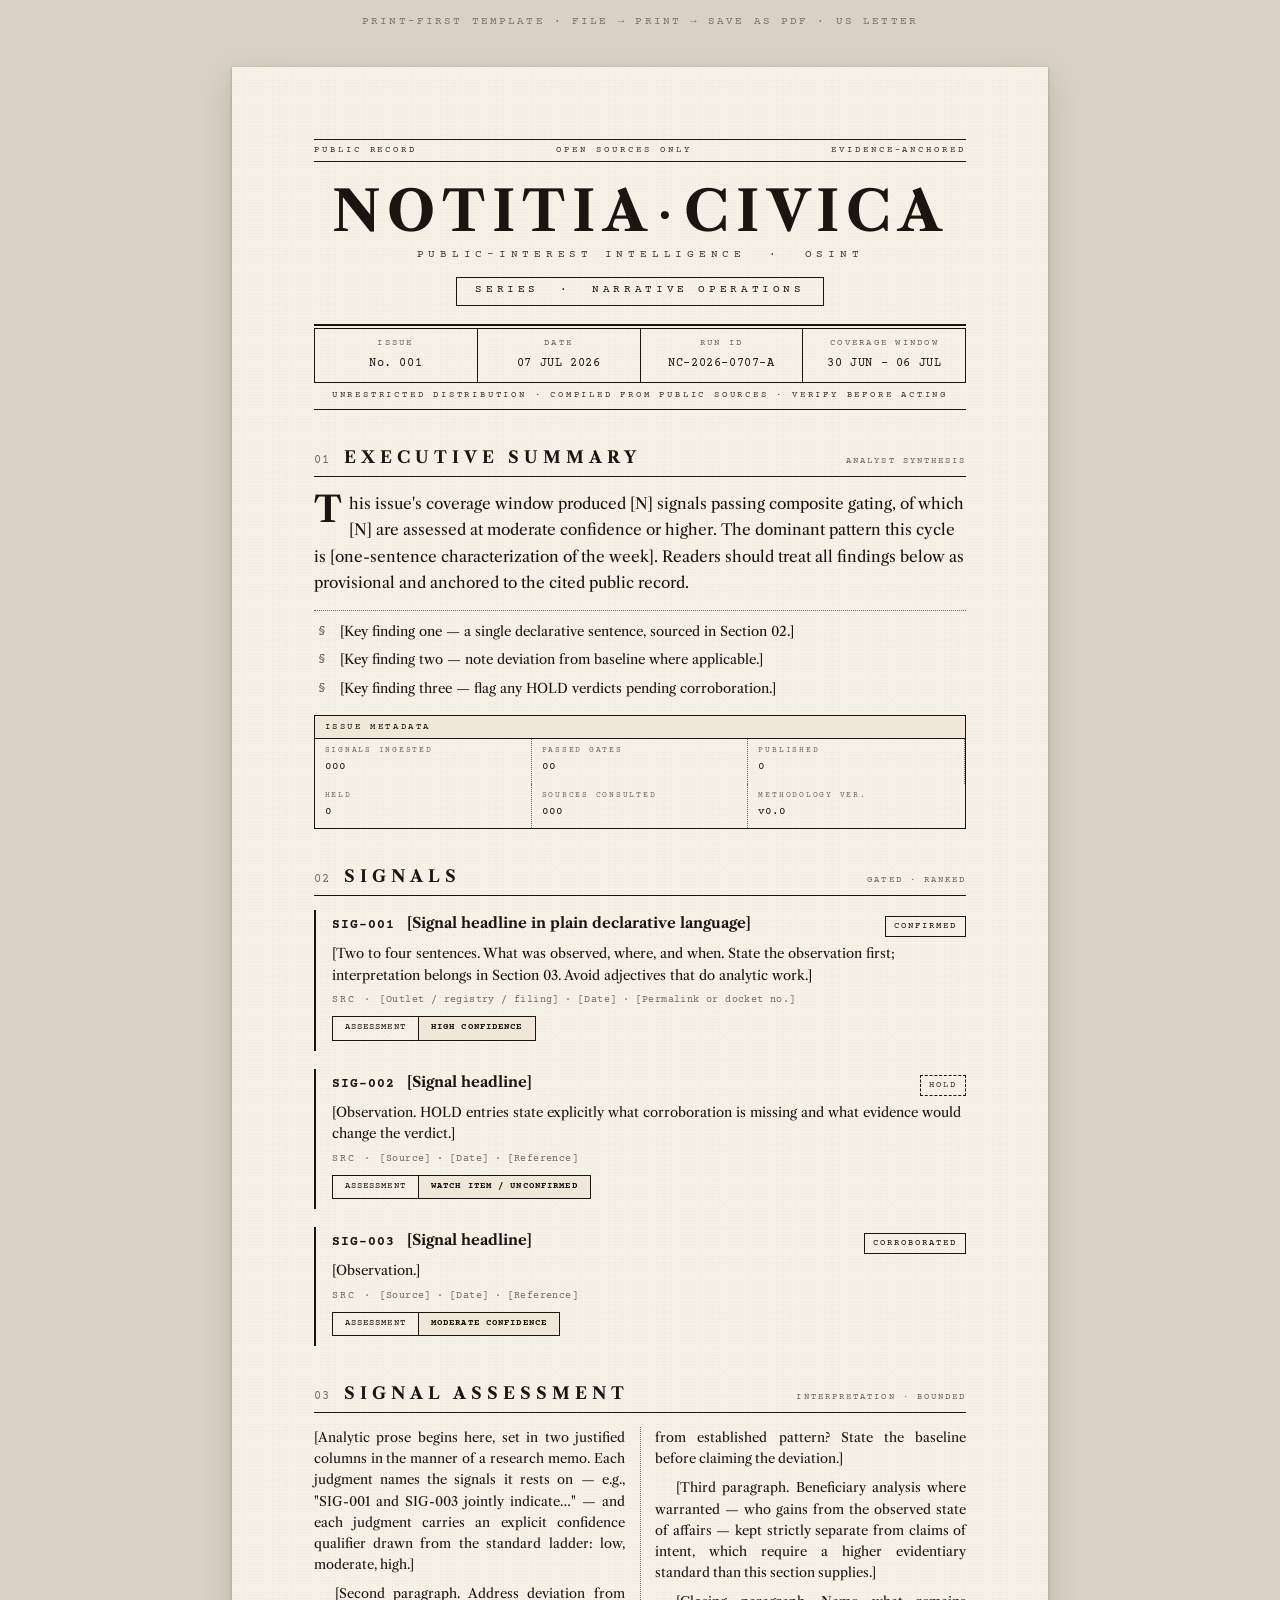
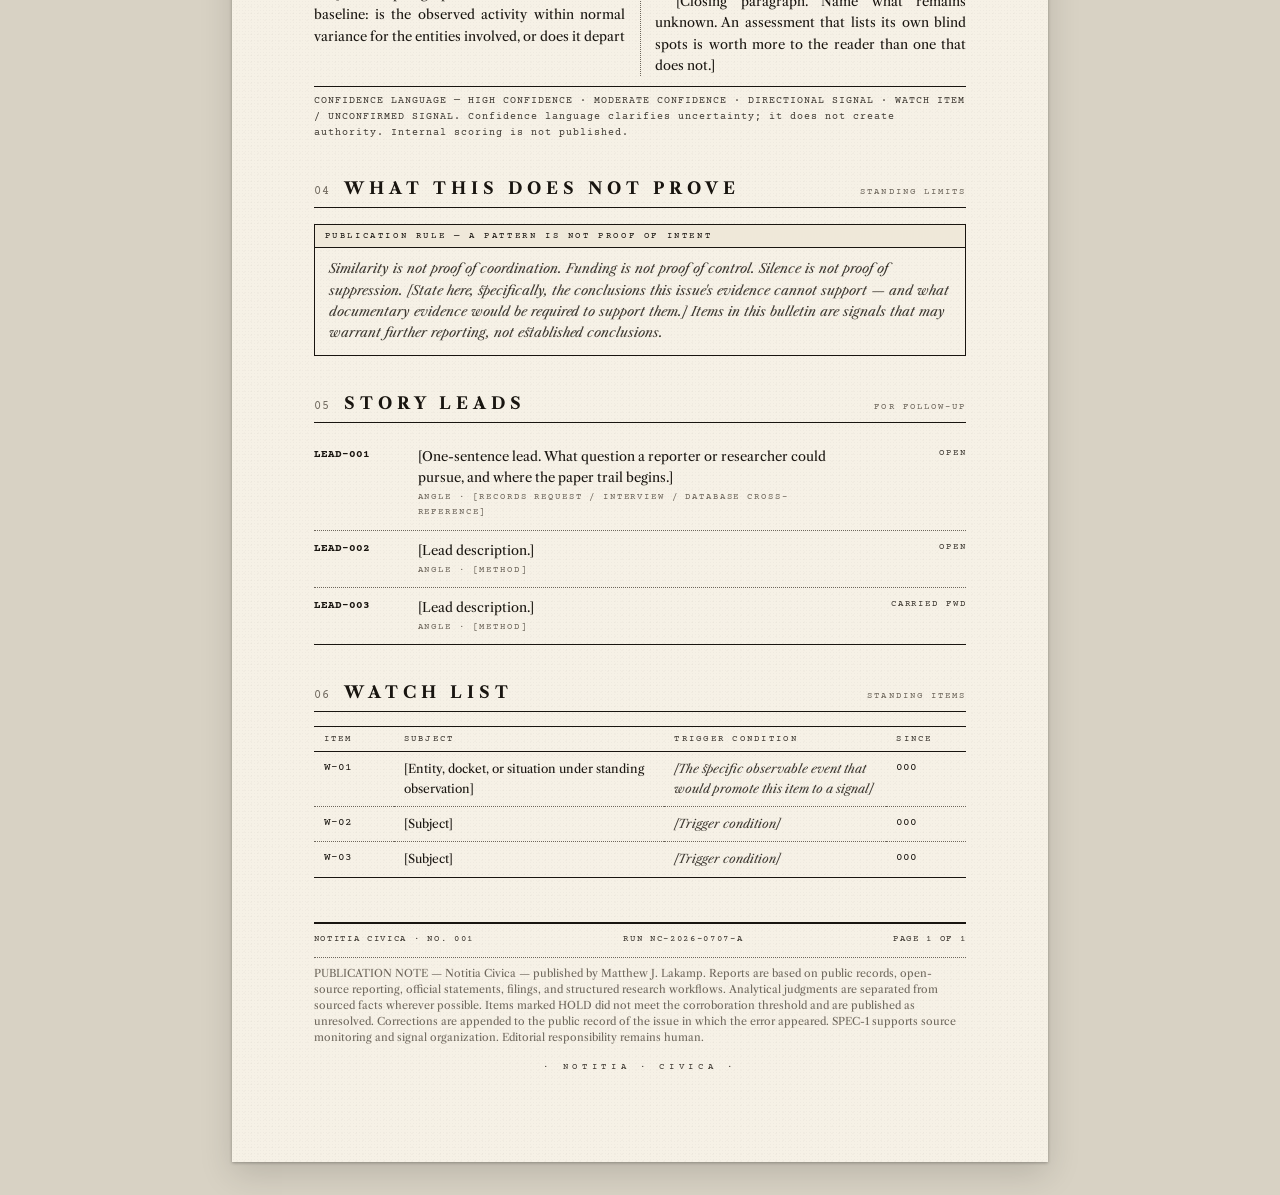
<file: templates/print/narrative-operations.html>
<!DOCTYPE html>
<html lang="en">
<head>
<meta charset="UTF-8">
<meta name="viewport" content="width=device-width, initial-scale=1.0">
<title>NOTITIA CIVICA — Narrative Operations — Print Template</title>
<link rel="preconnect" href="https://fonts.googleapis.com">
<link rel="preconnect" href="https://fonts.gstatic.com" crossorigin>
<link href="https://fonts.googleapis.com/css2?family=Libre+Caslon+Text:ital,wght@0,400;0,700;1,400&family=Courier+Prime:ital,wght@0,400;0,700;1,400&display=swap" rel="stylesheet">
<style>
/* ============================================================
   NOTITIA CIVICA — print-first publication template
   Monochrome. Black ink on warm off-white. Archival register.
   ============================================================ */

:root {
  --ink:        #191510;   /* near-black, warm */
  --ink-soft:   #3d3831;   /* secondary text */
  --ink-faint:  #6e675c;   /* captions, footnotes */
  --paper:      #f6f1e6;   /* warm off-white stock */
  --paper-deep: #efe8d9;   /* recessed panels */
  --rule:       #191510;   /* hairline rules — same ink */
  --serif: "Libre Caslon Text", "Iowan Old Style", Georgia, serif;
  --mono:  "Courier Prime", "Courier New", Courier, monospace;
}

* { margin: 0; padding: 0; box-sizing: border-box; }

html { background: #d8d2c4; }

body {
  font-family: var(--serif);
  color: var(--ink);
  font-size: 10.5pt;
  line-height: 1.62;
  -webkit-font-smoothing: antialiased;
}

/* ---- Page sheet (screen preview mimics US Letter) ---------- */
.sheet {
  background: var(--paper);
  width: 8.5in;
  min-height: 11in;
  margin: 0.35in auto;
  padding: 0.75in 0.85in 0.9in;
  box-shadow: 0 1px 3px rgba(0,0,0,.28), 0 12px 32px rgba(0,0,0,.14);
  position: relative;
}
/* subtle paper grain — screen only, drops out in print */
.sheet::before {
  content: "";
  position: absolute; inset: 0;
  pointer-events: none;
  background-image:
    radial-gradient(rgba(25,21,16,.028) 1px, transparent 1px),
    radial-gradient(rgba(25,21,16,.018) 1px, transparent 1px);
  background-size: 3px 3px, 7px 7px;
  background-position: 0 0, 2px 3px;
}
.sheet > * { position: relative; }

/* ============================================================
   MASTHEAD
   ============================================================ */
.masthead { text-align: center; }

.masthead .rubric {
  font-family: var(--mono);
  font-size: 7pt;
  letter-spacing: .32em;
  text-transform: uppercase;
  color: var(--ink-soft);
  border-top: 1px solid var(--rule);
  border-bottom: 1px solid var(--rule);
  padding: 3px 0;
  display: flex;
  justify-content: space-between;
}

.masthead h1 {
  font-family: var(--serif);
  font-weight: 700;
  font-size: 42pt;
  letter-spacing: .12em;
  text-transform: uppercase;
  margin: 22px 0 6px;
  line-height: 1;
}
.masthead h1 .sep { font-weight: 400; padding: 0 .08em; }

.masthead .subtitle {
  font-family: var(--mono);
  font-size: 8.5pt;
  letter-spacing: .42em;
  text-transform: uppercase;
  color: var(--ink-soft);
  margin-bottom: 12px;
}
.masthead .series-banner {
  display: inline-block;
  font-family: var(--mono);
  font-size: 8pt;
  letter-spacing: .34em;
  text-transform: uppercase;
  border: 1px solid var(--rule);
  padding: 4px 18px 5px;
  margin-bottom: 18px;
}

/* double rule beneath masthead — classic bulletin device */
.double-rule {
  border-top: 2.5px solid var(--rule);
  border-bottom: 1px solid var(--rule);
  height: 5px;
}

/* ---- Issue metadata strip ---------------------------------- */
.issue-line {
  display: grid;
  grid-template-columns: 1fr 1fr 1fr 1fr;
  border-left: 1px solid var(--rule);
  border-bottom: 1px solid var(--rule);
  margin-top: 0;
  font-family: var(--mono);
}
.issue-line .cell {
  border-right: 1px solid var(--rule);
  padding: 7px 12px 8px;
}
.issue-line .k {
  display: block;
  font-size: 6.5pt;
  letter-spacing: .26em;
  text-transform: uppercase;
  color: var(--ink-faint);
  margin-bottom: 2px;
}
.issue-line .v {
  font-size: 9pt;
  letter-spacing: .05em;
}

/* ---- Distribution / classification-style banner (civic) ---- */
.dist-banner {
  font-family: var(--mono);
  font-size: 7pt;
  letter-spacing: .3em;
  text-transform: uppercase;
  text-align: center;
  padding: 5px 0 6px;
  border-bottom: 1px solid var(--rule);
  color: var(--ink-soft);
}

/* ============================================================
   SECTION HEADINGS
   ============================================================ */
.section { margin-top: 34px; page-break-inside: avoid; }
.section.allow-break { page-break-inside: auto; }

.section-head {
  display: flex;
  align-items: baseline;
  gap: 14px;
  border-bottom: 1px solid var(--rule);
  padding-bottom: 5px;
  margin-bottom: 14px;
}
.section-head .num {
  font-family: var(--mono);
  font-size: 9pt;
  color: var(--ink-faint);
  letter-spacing: .1em;
}
.section-head h2 {
  font-family: var(--serif);
  font-weight: 700;
  font-size: 12.5pt;
  letter-spacing: .3em;
  text-transform: uppercase;
}
.section-head .tag {
  margin-left: auto;
  font-family: var(--mono);
  font-size: 6.5pt;
  letter-spacing: .24em;
  text-transform: uppercase;
  color: var(--ink-faint);
}

/* ============================================================
   BODY / EXEC SUMMARY
   ============================================================ */
p.lede {
  font-size: 11.5pt;
  line-height: 1.7;
}
p.lede::first-letter {
  font-size: 27pt;
  line-height: .85;
  float: left;
  padding: 3px 7px 0 0;
  font-weight: 700;
}
p + p { margin-top: 9px; text-indent: 1.6em; }

.summary-points {
  margin-top: 14px;
  border-top: 1px dotted var(--ink-faint);
  padding-top: 10px;
  list-style: none;
}
.summary-points li {
  padding-left: 26px;
  position: relative;
  margin-bottom: 7px;
  font-size: 10pt;
}
.summary-points li::before {
  content: "§";
  position: absolute;
  left: 4px;
  font-family: var(--mono);
  color: var(--ink-faint);
}

/* ============================================================
   METADATA BOX (bordered, reusable)
   ============================================================ */
.meta-box {
  border: 1px solid var(--rule);
  margin: 16px 0;
}
.meta-box .box-title {
  font-family: var(--mono);
  font-size: 6.5pt;
  letter-spacing: .3em;
  text-transform: uppercase;
  padding: 4px 10px;
  border-bottom: 1px solid var(--rule);
  background: var(--paper-deep);
}
.meta-box .box-grid {
  display: grid;
  grid-template-columns: repeat(3, 1fr);
  font-family: var(--mono);
}
.meta-box .box-grid > div {
  padding: 6px 10px 7px;
  border-right: 1px dotted var(--ink-faint);
  font-size: 8.5pt;
}
.meta-box .box-grid > div:last-child { border-right: none; }
.meta-box .k {
  display: block;
  font-size: 6pt;
  letter-spacing: .22em;
  text-transform: uppercase;
  color: var(--ink-faint);
}

/* ============================================================
   SIGNALS — numbered entries, field-report register
   ============================================================ */
.signal {
  border-left: 2px solid var(--rule);
  padding: 2px 0 10px 16px;
  margin-bottom: 18px;
  page-break-inside: avoid;
}
.signal-head {
  display: flex;
  align-items: baseline;
  gap: 12px;
  flex-wrap: wrap;
}
.signal-id {
  font-family: var(--mono);
  font-weight: 700;
  font-size: 9.5pt;
  letter-spacing: .08em;
}
.signal-title {
  font-family: var(--serif);
  font-weight: 700;
  font-size: 11pt;
}
.signal-verdict {
  margin-left: auto;
  font-family: var(--mono);
  font-size: 7pt;
  letter-spacing: .22em;
  text-transform: uppercase;
  border: 1px solid var(--rule);
  padding: 2px 8px;
  white-space: nowrap;
}
.signal-verdict.hold { border-style: dashed; color: var(--ink-soft); }
.signal-body { margin-top: 6px; font-size: 10pt; }
.signal-src {
  font-family: var(--mono);
  font-size: 7.5pt;
  color: var(--ink-faint);
  margin-top: 6px;
  letter-spacing: .04em;
}
.signal-src::before { content: "SRC · "; letter-spacing: .2em; }

/* gate score micro-table inside a signal */
.gates {
  display: inline-flex;
  margin-top: 8px;
  border: 1px solid var(--rule);
  font-family: var(--mono);
  font-size: 7pt;
}
.gates span {
  padding: 3px 12px 4px;
  text-transform: uppercase;
  border-right: 1px solid var(--rule);
  letter-spacing: .12em;
}
.gates span:last-child { border-right: none; background: var(--paper-deep); font-weight: 700; }

/* ============================================================
   SIGNAL ASSESSMENT — two-column analytic memo
   ============================================================ */
.assessment {
  column-count: 2;
  column-gap: 30px;
  column-rule: 1px dotted var(--ink-faint);
  font-size: 9.8pt;
  text-align: justify;
  hyphens: auto;
}
.assessment p { text-indent: 1.6em; margin-top: 0; margin-bottom: 8px; }
.assessment p:first-child { text-indent: 0; }
.confidence-note {
  font-family: var(--mono);
  font-size: 7.5pt;
  letter-spacing: .1em;
  color: var(--ink-soft);
  border-top: 1px solid var(--rule);
  margin-top: 10px;
  padding-top: 6px;
}

.not-prove-body {
  padding: 10px 14px 12px;
  font-size: 9.8pt;
  font-style: italic;
  color: var(--ink-soft);
}

/* ============================================================
   STORY LEADS
   ============================================================ */
.lead-row {
  display: grid;
  grid-template-columns: 88px 1fr 120px;
  gap: 0 16px;
  padding: 9px 0;
  border-bottom: 1px dotted var(--ink-faint);
  page-break-inside: avoid;
}
.lead-row:last-child { border-bottom: 1px solid var(--rule); }
.lead-id { font-family: var(--mono); font-size: 8.5pt; font-weight: 700; }
.lead-desc { font-size: 9.8pt; }
.lead-desc .angle {
  display: block;
  font-family: var(--mono);
  font-size: 7pt;
  letter-spacing: .2em;
  text-transform: uppercase;
  color: var(--ink-faint);
  margin-top: 2px;
}
.lead-status {
  font-family: var(--mono);
  font-size: 7pt;
  letter-spacing: .2em;
  text-transform: uppercase;
  text-align: right;
  color: var(--ink-soft);
}

/* ============================================================
   WATCH LIST — ruled table
   ============================================================ */
table.watch {
  width: 100%;
  border-collapse: collapse;
  font-size: 9pt;
}
table.watch th {
  font-family: var(--mono);
  font-size: 6.5pt;
  letter-spacing: .26em;
  text-transform: uppercase;
  text-align: left;
  font-weight: 400;
  color: var(--ink-soft);
  border-top: 1px solid var(--rule);
  border-bottom: 1px solid var(--rule);
  padding: 5px 10px;
}
table.watch td {
  padding: 7px 10px 8px;
  border-bottom: 1px dotted var(--ink-faint);
  vertical-align: top;
}
table.watch tr:last-child td { border-bottom: 1px solid var(--rule); }
table.watch .mono { font-family: var(--mono); font-size: 8.5pt; }
table.watch .trigger { font-style: italic; color: var(--ink-soft); }

/* ============================================================
   FOOTER
   ============================================================ */
.footer {
  margin-top: 44px;
  border-top: 2.5px solid var(--rule);
  padding-top: 8px;
}
.footer .colophon {
  display: flex;
  justify-content: space-between;
  font-family: var(--mono);
  font-size: 7pt;
  letter-spacing: .18em;
  text-transform: uppercase;
  color: var(--ink-soft);
}
.footer .method {
  margin-top: 10px;
  font-size: 8pt;
  color: var(--ink-faint);
  line-height: 1.5;
  border-top: 1px dotted var(--ink-faint);
  padding-top: 8px;
}
.footer .seal {
  text-align: center;
  font-family: var(--mono);
  font-size: 7pt;
  letter-spacing: .5em;
  margin-top: 14px;
  color: var(--ink-soft);
}

/* ============================================================
   PRINT
   ============================================================ */
@page { size: letter; margin: 0.6in 0.7in; }

@media print {
  html, body { background: var(--paper); }
  .sheet {
    width: auto; min-height: 0;
    margin: 0; padding: 0;
    box-shadow: none;
  }
  .sheet::before { display: none; }
  .no-print { display: none !important; }
  a { color: var(--ink); text-decoration: none; }
}

/* screen-only print hint */
.print-hint {
  text-align: center;
  font-family: var(--mono);
  font-size: 8pt;
  letter-spacing: .2em;
  text-transform: uppercase;
  color: #7a7365;
  padding: 14px 0 2px;
}
</style>
</head>
<body>

<div class="print-hint no-print">Print-first template · File → Print → Save as PDF · US Letter</div>

<div class="sheet">

  <!-- ==================== MASTHEAD ==================== -->
  <header class="masthead">
    <div class="rubric">
      <span>Public Record</span>
      <span>Open Sources Only</span>
      <span>Evidence-Anchored</span>
    </div>
    <h1>Notitia<span class="sep">·</span>Civica</h1>
    <div class="subtitle">Public-Interest Intelligence&nbsp;&nbsp;·&nbsp;&nbsp;OSINT</div>
    <div class="series-banner">Series&nbsp;&nbsp;·&nbsp;&nbsp;Narrative Operations</div>
    <div class="double-rule"></div>
    <div class="issue-line">
      <div class="cell"><span class="k">Issue</span><span class="v">No. 001</span></div>
      <div class="cell"><span class="k">Date</span><span class="v">07 JUL 2026</span></div>
      <div class="cell"><span class="k">Run ID</span><span class="v">NC-2026-0707-A</span></div>
      <div class="cell"><span class="k">Coverage Window</span><span class="v">30 JUN – 06 JUL</span></div>
    </div>
    <div class="dist-banner">Unrestricted Distribution · Compiled From Public Sources · Verify Before Acting</div>
  </header>

  <!-- ==================== 01 EXECUTIVE SUMMARY ==================== -->
  <section class="section">
    <div class="section-head">
      <span class="num">01</span>
      <h2>Executive Summary</h2>
      <span class="tag">Analyst Synthesis</span>
    </div>
    <p class="lede">
      This issue's coverage window produced [N] signals passing composite gating, of which
      [N] are assessed at moderate confidence or higher. The dominant pattern this cycle is
      [one-sentence characterization of the week]. Readers should treat all findings below
      as provisional and anchored to the cited public record.
    </p>
    <ul class="summary-points">
      <li>[Key finding one — a single declarative sentence, sourced in Section 02.]</li>
      <li>[Key finding two — note deviation from baseline where applicable.]</li>
      <li>[Key finding three — flag any HOLD verdicts pending corroboration.]</li>
    </ul>
    <div class="meta-box">
      <div class="box-title">Issue Metadata</div>
      <div class="box-grid">
        <div><span class="k">Signals Ingested</span> 000</div>
        <div><span class="k">Passed Gates</span> 00</div>
        <div><span class="k">Published</span> 0</div>
        <div><span class="k">Held</span> 0</div>
        <div><span class="k">Sources Consulted</span> 000</div>
        <div><span class="k">Methodology Ver.</span> v0.0</div>
      </div>
    </div>
  </section>

  <!-- ==================== 02 SIGNALS ==================== -->
  <section class="section allow-break">
    <div class="section-head">
      <span class="num">02</span>
      <h2>Signals</h2>
      <span class="tag">Gated · Ranked</span>
    </div>

    <article class="signal">
      <div class="signal-head">
        <span class="signal-id">SIG-001</span>
        <span class="signal-title">[Signal headline in plain declarative language]</span>
        <span class="signal-verdict">Confirmed</span>
      </div>
      <div class="signal-body">
        [Two to four sentences. What was observed, where, and when. State the observation
        first; interpretation belongs in Section 03. Avoid adjectives that do analytic work.]
      </div>
      <div class="signal-src">[Outlet / registry / filing] · [Date] · [Permalink or docket no.]</div>
      <div class="gates"><span>Assessment</span><span>High Confidence</span></div>
    </article>

    <article class="signal">
      <div class="signal-head">
        <span class="signal-id">SIG-002</span>
        <span class="signal-title">[Signal headline]</span>
        <span class="signal-verdict hold">Hold</span>
      </div>
      <div class="signal-body">
        [Observation. HOLD entries state explicitly what corroboration is missing and
        what evidence would change the verdict.]
      </div>
      <div class="signal-src">[Source] · [Date] · [Reference]</div>
      <div class="gates"><span>Assessment</span><span>Watch Item / Unconfirmed</span></div>
    </article>

    <article class="signal">
      <div class="signal-head">
        <span class="signal-id">SIG-003</span>
        <span class="signal-title">[Signal headline]</span>
        <span class="signal-verdict">Corroborated</span>
      </div>
      <div class="signal-body">
        [Observation.]
      </div>
      <div class="signal-src">[Source] · [Date] · [Reference]</div>
      <div class="gates"><span>Assessment</span><span>Moderate Confidence</span></div>
    </article>
  </section>

  <!-- ==================== 03 SIGNAL ASSESSMENT ==================== -->
  <section class="section">
    <div class="section-head">
      <span class="num">03</span>
      <h2>Signal Assessment</h2>
      <span class="tag">Interpretation · Bounded</span>
    </div>
    <div class="assessment">
      <p>
        [Analytic prose begins here, set in two justified columns in the manner of a
        research memo. Each judgment names the signals it rests on — e.g., "SIG-001 and
        SIG-003 jointly indicate…" — and each judgment carries an explicit confidence
        qualifier drawn from the standard ladder: low, moderate, high.]
      </p>
      <p>
        [Second paragraph. Address deviation from baseline: is the observed activity
        within normal variance for the entities involved, or does it depart from
        established pattern? State the baseline before claiming the deviation.]
      </p>
      <p>
        [Third paragraph. Beneficiary analysis where warranted — who gains from the
        observed state of affairs — kept strictly separate from claims of intent, which
        require a higher evidentiary standard than this section supplies.]
      </p>
      <p>
        [Closing paragraph. Name what remains unknown. An assessment that lists its own
        blind spots is worth more to the reader than one that does not.]
      </p>
    </div>
    <div class="confidence-note">
      CONFIDENCE LANGUAGE — HIGH CONFIDENCE · MODERATE CONFIDENCE · DIRECTIONAL SIGNAL · WATCH ITEM / UNCONFIRMED SIGNAL. Confidence language clarifies uncertainty; it does not create authority. Internal scoring is not published.
    </div>
  </section>


  <!-- ==================== 04 WHAT THIS DOES NOT PROVE ==================== -->
  <section class="section">
    <div class="section-head">
      <span class="num">04</span>
      <h2>What This Does Not Prove</h2>
      <span class="tag">Standing Limits</span>
    </div>
    <div class="meta-box">
      <div class="box-title">Publication Rule — A Pattern Is Not Proof of Intent</div>
      <div class="not-prove-body">
        Similarity is not proof of coordination. Funding is not proof of control.
        Silence is not proof of suppression. [State here, specifically, the
        conclusions this issue's evidence cannot support — and what documentary
        evidence would be required to support them.] Items in this bulletin are
        signals that may warrant further reporting, not established conclusions.
      </div>
    </div>
  </section>

  <!-- ==================== 05 STORY LEADS ==================== -->
  <section class="section">
    <div class="section-head">
      <span class="num">05</span>
      <h2>Story Leads</h2>
      <span class="tag">For Follow-Up</span>
    </div>
    <div class="lead-row">
      <span class="lead-id">LEAD-001</span>
      <span class="lead-desc">
        [One-sentence lead. What question a reporter or researcher could pursue, and where the paper trail begins.]
        <span class="angle">Angle · [Records request / interview / database cross-reference]</span>
      </span>
      <span class="lead-status">Open</span>
    </div>
    <div class="lead-row">
      <span class="lead-id">LEAD-002</span>
      <span class="lead-desc">
        [Lead description.]
        <span class="angle">Angle · [Method]</span>
      </span>
      <span class="lead-status">Open</span>
    </div>
    <div class="lead-row">
      <span class="lead-id">LEAD-003</span>
      <span class="lead-desc">
        [Lead description.]
        <span class="angle">Angle · [Method]</span>
      </span>
      <span class="lead-status">Carried Fwd</span>
    </div>
  </section>

  <!-- ==================== 06 WATCH LIST ==================== -->
  <section class="section">
    <div class="section-head">
      <span class="num">06</span>
      <h2>Watch List</h2>
      <span class="tag">Standing Items</span>
    </div>
    <table class="watch">
      <thead>
        <tr>
          <th style="width:80px">Item</th>
          <th>Subject</th>
          <th style="width:34%">Trigger Condition</th>
          <th style="width:80px">Since</th>
        </tr>
      </thead>
      <tbody>
        <tr>
          <td class="mono">W-01</td>
          <td>[Entity, docket, or situation under standing observation]</td>
          <td class="trigger">[The specific observable event that would promote this item to a signal]</td>
          <td class="mono">000</td>
        </tr>
        <tr>
          <td class="mono">W-02</td>
          <td>[Subject]</td>
          <td class="trigger">[Trigger condition]</td>
          <td class="mono">000</td>
        </tr>
        <tr>
          <td class="mono">W-03</td>
          <td>[Subject]</td>
          <td class="trigger">[Trigger condition]</td>
          <td class="mono">000</td>
        </tr>
      </tbody>
    </table>
  </section>

  <!-- ==================== FOOTER ==================== -->
  <footer class="footer">
    <div class="colophon">
      <span>Notitia Civica · No. 001</span>
      <span>Run NC-2026-0707-A</span>
      <span>Page 1 of 1</span>
    </div>
    <div class="method">
      PUBLICATION NOTE — Notitia Civica — published by Matthew J. Lakamp.
      Reports are based on public records,
      open-source reporting, official statements, filings, and structured research workflows.
      Analytical judgments are separated from sourced facts wherever possible. Items marked
      HOLD did not meet the corroboration threshold and are published as unresolved.
      Corrections are appended to the public record of the issue in which the error appeared.
      SPEC-1 supports source monitoring and signal organization. Editorial responsibility
      remains human.
    </div>
    <div class="seal">· NOTITIA · CIVICA ·</div>
  </footer>

</div>

</body>
</html>
</file>
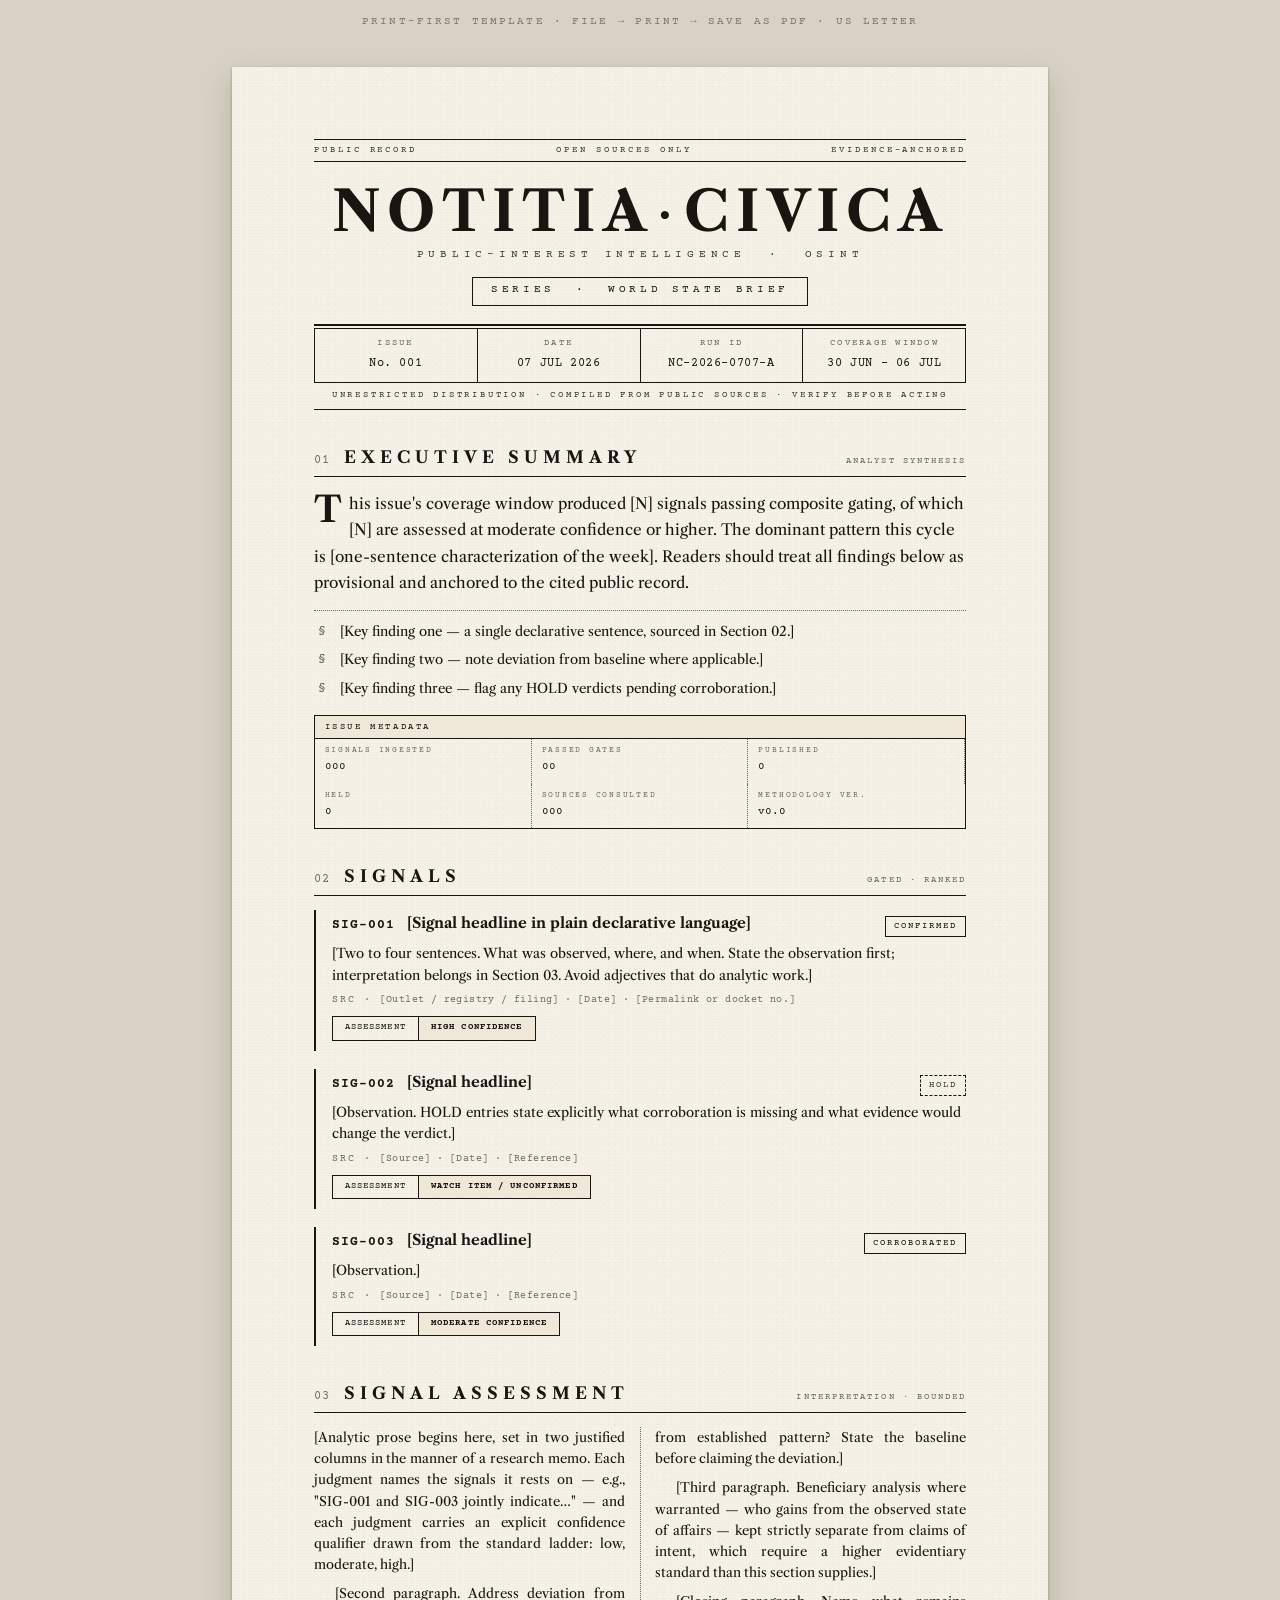
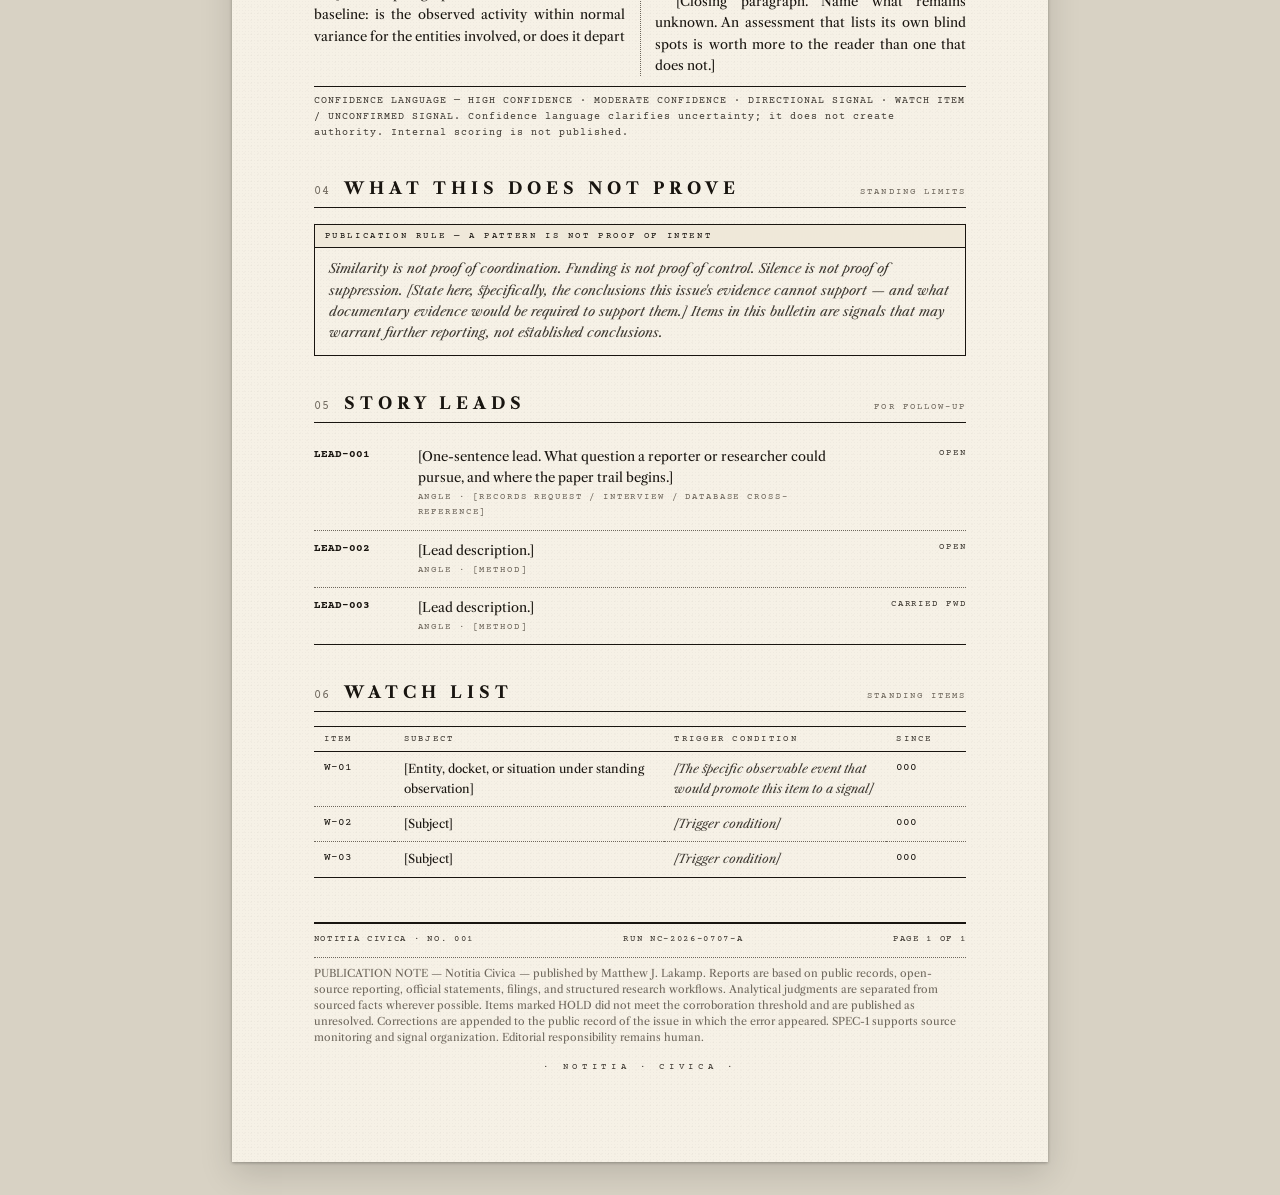
<file: templates/print/world-state-brief.html>
<!DOCTYPE html>
<html lang="en">
<head>
<meta charset="UTF-8">
<meta name="viewport" content="width=device-width, initial-scale=1.0">
<title>NOTITIA CIVICA — World State Brief — Print Template</title>
<link rel="preconnect" href="https://fonts.googleapis.com">
<link rel="preconnect" href="https://fonts.gstatic.com" crossorigin>
<link href="https://fonts.googleapis.com/css2?family=Libre+Caslon+Text:ital,wght@0,400;0,700;1,400&family=Courier+Prime:ital,wght@0,400;0,700;1,400&display=swap" rel="stylesheet">
<style>
/* ============================================================
   NOTITIA CIVICA — print-first publication template
   Monochrome. Black ink on warm off-white. Archival register.
   ============================================================ */

:root {
  --ink:        #191510;   /* near-black, warm */
  --ink-soft:   #3d3831;   /* secondary text */
  --ink-faint:  #6e675c;   /* captions, footnotes */
  --paper:      #f6f1e6;   /* warm off-white stock */
  --paper-deep: #efe8d9;   /* recessed panels */
  --rule:       #191510;   /* hairline rules — same ink */
  --serif: "Libre Caslon Text", "Iowan Old Style", Georgia, serif;
  --mono:  "Courier Prime", "Courier New", Courier, monospace;
}

* { margin: 0; padding: 0; box-sizing: border-box; }

html { background: #d8d2c4; }

body {
  font-family: var(--serif);
  color: var(--ink);
  font-size: 10.5pt;
  line-height: 1.62;
  -webkit-font-smoothing: antialiased;
}

/* ---- Page sheet (screen preview mimics US Letter) ---------- */
.sheet {
  background: var(--paper);
  width: 8.5in;
  min-height: 11in;
  margin: 0.35in auto;
  padding: 0.75in 0.85in 0.9in;
  box-shadow: 0 1px 3px rgba(0,0,0,.28), 0 12px 32px rgba(0,0,0,.14);
  position: relative;
}
/* subtle paper grain — screen only, drops out in print */
.sheet::before {
  content: "";
  position: absolute; inset: 0;
  pointer-events: none;
  background-image:
    radial-gradient(rgba(25,21,16,.028) 1px, transparent 1px),
    radial-gradient(rgba(25,21,16,.018) 1px, transparent 1px);
  background-size: 3px 3px, 7px 7px;
  background-position: 0 0, 2px 3px;
}
.sheet > * { position: relative; }

/* ============================================================
   MASTHEAD
   ============================================================ */
.masthead { text-align: center; }

.masthead .rubric {
  font-family: var(--mono);
  font-size: 7pt;
  letter-spacing: .32em;
  text-transform: uppercase;
  color: var(--ink-soft);
  border-top: 1px solid var(--rule);
  border-bottom: 1px solid var(--rule);
  padding: 3px 0;
  display: flex;
  justify-content: space-between;
}

.masthead h1 {
  font-family: var(--serif);
  font-weight: 700;
  font-size: 42pt;
  letter-spacing: .12em;
  text-transform: uppercase;
  margin: 22px 0 6px;
  line-height: 1;
}
.masthead h1 .sep { font-weight: 400; padding: 0 .08em; }

.masthead .subtitle {
  font-family: var(--mono);
  font-size: 8.5pt;
  letter-spacing: .42em;
  text-transform: uppercase;
  color: var(--ink-soft);
  margin-bottom: 12px;
}
.masthead .series-banner {
  display: inline-block;
  font-family: var(--mono);
  font-size: 8pt;
  letter-spacing: .34em;
  text-transform: uppercase;
  border: 1px solid var(--rule);
  padding: 4px 18px 5px;
  margin-bottom: 18px;
}

/* double rule beneath masthead — classic bulletin device */
.double-rule {
  border-top: 2.5px solid var(--rule);
  border-bottom: 1px solid var(--rule);
  height: 5px;
}

/* ---- Issue metadata strip ---------------------------------- */
.issue-line {
  display: grid;
  grid-template-columns: 1fr 1fr 1fr 1fr;
  border-left: 1px solid var(--rule);
  border-bottom: 1px solid var(--rule);
  margin-top: 0;
  font-family: var(--mono);
}
.issue-line .cell {
  border-right: 1px solid var(--rule);
  padding: 7px 12px 8px;
}
.issue-line .k {
  display: block;
  font-size: 6.5pt;
  letter-spacing: .26em;
  text-transform: uppercase;
  color: var(--ink-faint);
  margin-bottom: 2px;
}
.issue-line .v {
  font-size: 9pt;
  letter-spacing: .05em;
}

/* ---- Distribution / classification-style banner (civic) ---- */
.dist-banner {
  font-family: var(--mono);
  font-size: 7pt;
  letter-spacing: .3em;
  text-transform: uppercase;
  text-align: center;
  padding: 5px 0 6px;
  border-bottom: 1px solid var(--rule);
  color: var(--ink-soft);
}

/* ============================================================
   SECTION HEADINGS
   ============================================================ */
.section { margin-top: 34px; page-break-inside: avoid; }
.section.allow-break { page-break-inside: auto; }

.section-head {
  display: flex;
  align-items: baseline;
  gap: 14px;
  border-bottom: 1px solid var(--rule);
  padding-bottom: 5px;
  margin-bottom: 14px;
}
.section-head .num {
  font-family: var(--mono);
  font-size: 9pt;
  color: var(--ink-faint);
  letter-spacing: .1em;
}
.section-head h2 {
  font-family: var(--serif);
  font-weight: 700;
  font-size: 12.5pt;
  letter-spacing: .3em;
  text-transform: uppercase;
}
.section-head .tag {
  margin-left: auto;
  font-family: var(--mono);
  font-size: 6.5pt;
  letter-spacing: .24em;
  text-transform: uppercase;
  color: var(--ink-faint);
}

/* ============================================================
   BODY / EXEC SUMMARY
   ============================================================ */
p.lede {
  font-size: 11.5pt;
  line-height: 1.7;
}
p.lede::first-letter {
  font-size: 27pt;
  line-height: .85;
  float: left;
  padding: 3px 7px 0 0;
  font-weight: 700;
}
p + p { margin-top: 9px; text-indent: 1.6em; }

.summary-points {
  margin-top: 14px;
  border-top: 1px dotted var(--ink-faint);
  padding-top: 10px;
  list-style: none;
}
.summary-points li {
  padding-left: 26px;
  position: relative;
  margin-bottom: 7px;
  font-size: 10pt;
}
.summary-points li::before {
  content: "§";
  position: absolute;
  left: 4px;
  font-family: var(--mono);
  color: var(--ink-faint);
}

/* ============================================================
   METADATA BOX (bordered, reusable)
   ============================================================ */
.meta-box {
  border: 1px solid var(--rule);
  margin: 16px 0;
}
.meta-box .box-title {
  font-family: var(--mono);
  font-size: 6.5pt;
  letter-spacing: .3em;
  text-transform: uppercase;
  padding: 4px 10px;
  border-bottom: 1px solid var(--rule);
  background: var(--paper-deep);
}
.meta-box .box-grid {
  display: grid;
  grid-template-columns: repeat(3, 1fr);
  font-family: var(--mono);
}
.meta-box .box-grid > div {
  padding: 6px 10px 7px;
  border-right: 1px dotted var(--ink-faint);
  font-size: 8.5pt;
}
.meta-box .box-grid > div:last-child { border-right: none; }
.meta-box .k {
  display: block;
  font-size: 6pt;
  letter-spacing: .22em;
  text-transform: uppercase;
  color: var(--ink-faint);
}

/* ============================================================
   SIGNALS — numbered entries, field-report register
   ============================================================ */
.signal {
  border-left: 2px solid var(--rule);
  padding: 2px 0 10px 16px;
  margin-bottom: 18px;
  page-break-inside: avoid;
}
.signal-head {
  display: flex;
  align-items: baseline;
  gap: 12px;
  flex-wrap: wrap;
}
.signal-id {
  font-family: var(--mono);
  font-weight: 700;
  font-size: 9.5pt;
  letter-spacing: .08em;
}
.signal-title {
  font-family: var(--serif);
  font-weight: 700;
  font-size: 11pt;
}
.signal-verdict {
  margin-left: auto;
  font-family: var(--mono);
  font-size: 7pt;
  letter-spacing: .22em;
  text-transform: uppercase;
  border: 1px solid var(--rule);
  padding: 2px 8px;
  white-space: nowrap;
}
.signal-verdict.hold { border-style: dashed; color: var(--ink-soft); }
.signal-body { margin-top: 6px; font-size: 10pt; }
.signal-src {
  font-family: var(--mono);
  font-size: 7.5pt;
  color: var(--ink-faint);
  margin-top: 6px;
  letter-spacing: .04em;
}
.signal-src::before { content: "SRC · "; letter-spacing: .2em; }

/* gate score micro-table inside a signal */
.gates {
  display: inline-flex;
  margin-top: 8px;
  border: 1px solid var(--rule);
  font-family: var(--mono);
  font-size: 7pt;
}
.gates span {
  padding: 3px 12px 4px;
  text-transform: uppercase;
  border-right: 1px solid var(--rule);
  letter-spacing: .12em;
}
.gates span:last-child { border-right: none; background: var(--paper-deep); font-weight: 700; }

/* ============================================================
   SIGNAL ASSESSMENT — two-column analytic memo
   ============================================================ */
.assessment {
  column-count: 2;
  column-gap: 30px;
  column-rule: 1px dotted var(--ink-faint);
  font-size: 9.8pt;
  text-align: justify;
  hyphens: auto;
}
.assessment p { text-indent: 1.6em; margin-top: 0; margin-bottom: 8px; }
.assessment p:first-child { text-indent: 0; }
.confidence-note {
  font-family: var(--mono);
  font-size: 7.5pt;
  letter-spacing: .1em;
  color: var(--ink-soft);
  border-top: 1px solid var(--rule);
  margin-top: 10px;
  padding-top: 6px;
}

.not-prove-body {
  padding: 10px 14px 12px;
  font-size: 9.8pt;
  font-style: italic;
  color: var(--ink-soft);
}

/* ============================================================
   STORY LEADS
   ============================================================ */
.lead-row {
  display: grid;
  grid-template-columns: 88px 1fr 120px;
  gap: 0 16px;
  padding: 9px 0;
  border-bottom: 1px dotted var(--ink-faint);
  page-break-inside: avoid;
}
.lead-row:last-child { border-bottom: 1px solid var(--rule); }
.lead-id { font-family: var(--mono); font-size: 8.5pt; font-weight: 700; }
.lead-desc { font-size: 9.8pt; }
.lead-desc .angle {
  display: block;
  font-family: var(--mono);
  font-size: 7pt;
  letter-spacing: .2em;
  text-transform: uppercase;
  color: var(--ink-faint);
  margin-top: 2px;
}
.lead-status {
  font-family: var(--mono);
  font-size: 7pt;
  letter-spacing: .2em;
  text-transform: uppercase;
  text-align: right;
  color: var(--ink-soft);
}

/* ============================================================
   WATCH LIST — ruled table
   ============================================================ */
table.watch {
  width: 100%;
  border-collapse: collapse;
  font-size: 9pt;
}
table.watch th {
  font-family: var(--mono);
  font-size: 6.5pt;
  letter-spacing: .26em;
  text-transform: uppercase;
  text-align: left;
  font-weight: 400;
  color: var(--ink-soft);
  border-top: 1px solid var(--rule);
  border-bottom: 1px solid var(--rule);
  padding: 5px 10px;
}
table.watch td {
  padding: 7px 10px 8px;
  border-bottom: 1px dotted var(--ink-faint);
  vertical-align: top;
}
table.watch tr:last-child td { border-bottom: 1px solid var(--rule); }
table.watch .mono { font-family: var(--mono); font-size: 8.5pt; }
table.watch .trigger { font-style: italic; color: var(--ink-soft); }

/* ============================================================
   FOOTER
   ============================================================ */
.footer {
  margin-top: 44px;
  border-top: 2.5px solid var(--rule);
  padding-top: 8px;
}
.footer .colophon {
  display: flex;
  justify-content: space-between;
  font-family: var(--mono);
  font-size: 7pt;
  letter-spacing: .18em;
  text-transform: uppercase;
  color: var(--ink-soft);
}
.footer .method {
  margin-top: 10px;
  font-size: 8pt;
  color: var(--ink-faint);
  line-height: 1.5;
  border-top: 1px dotted var(--ink-faint);
  padding-top: 8px;
}
.footer .seal {
  text-align: center;
  font-family: var(--mono);
  font-size: 7pt;
  letter-spacing: .5em;
  margin-top: 14px;
  color: var(--ink-soft);
}

/* ============================================================
   PRINT
   ============================================================ */
@page { size: letter; margin: 0.6in 0.7in; }

@media print {
  html, body { background: var(--paper); }
  .sheet {
    width: auto; min-height: 0;
    margin: 0; padding: 0;
    box-shadow: none;
  }
  .sheet::before { display: none; }
  .no-print { display: none !important; }
  a { color: var(--ink); text-decoration: none; }
}

/* screen-only print hint */
.print-hint {
  text-align: center;
  font-family: var(--mono);
  font-size: 8pt;
  letter-spacing: .2em;
  text-transform: uppercase;
  color: #7a7365;
  padding: 14px 0 2px;
}
</style>
</head>
<body>

<div class="print-hint no-print">Print-first template · File → Print → Save as PDF · US Letter</div>

<div class="sheet">

  <!-- ==================== MASTHEAD ==================== -->
  <header class="masthead">
    <div class="rubric">
      <span>Public Record</span>
      <span>Open Sources Only</span>
      <span>Evidence-Anchored</span>
    </div>
    <h1>Notitia<span class="sep">·</span>Civica</h1>
    <div class="subtitle">Public-Interest Intelligence&nbsp;&nbsp;·&nbsp;&nbsp;OSINT</div>
    <div class="series-banner">Series&nbsp;&nbsp;·&nbsp;&nbsp;World State Brief</div>
    <div class="double-rule"></div>
    <div class="issue-line">
      <div class="cell"><span class="k">Issue</span><span class="v">No. 001</span></div>
      <div class="cell"><span class="k">Date</span><span class="v">07 JUL 2026</span></div>
      <div class="cell"><span class="k">Run ID</span><span class="v">NC-2026-0707-A</span></div>
      <div class="cell"><span class="k">Coverage Window</span><span class="v">30 JUN – 06 JUL</span></div>
    </div>
    <div class="dist-banner">Unrestricted Distribution · Compiled From Public Sources · Verify Before Acting</div>
  </header>

  <!-- ==================== 01 EXECUTIVE SUMMARY ==================== -->
  <section class="section">
    <div class="section-head">
      <span class="num">01</span>
      <h2>Executive Summary</h2>
      <span class="tag">Analyst Synthesis</span>
    </div>
    <p class="lede">
      This issue's coverage window produced [N] signals passing composite gating, of which
      [N] are assessed at moderate confidence or higher. The dominant pattern this cycle is
      [one-sentence characterization of the week]. Readers should treat all findings below
      as provisional and anchored to the cited public record.
    </p>
    <ul class="summary-points">
      <li>[Key finding one — a single declarative sentence, sourced in Section 02.]</li>
      <li>[Key finding two — note deviation from baseline where applicable.]</li>
      <li>[Key finding three — flag any HOLD verdicts pending corroboration.]</li>
    </ul>
    <div class="meta-box">
      <div class="box-title">Issue Metadata</div>
      <div class="box-grid">
        <div><span class="k">Signals Ingested</span> 000</div>
        <div><span class="k">Passed Gates</span> 00</div>
        <div><span class="k">Published</span> 0</div>
        <div><span class="k">Held</span> 0</div>
        <div><span class="k">Sources Consulted</span> 000</div>
        <div><span class="k">Methodology Ver.</span> v0.0</div>
      </div>
    </div>
  </section>

  <!-- ==================== 02 SIGNALS ==================== -->
  <section class="section allow-break">
    <div class="section-head">
      <span class="num">02</span>
      <h2>Signals</h2>
      <span class="tag">Gated · Ranked</span>
    </div>

    <article class="signal">
      <div class="signal-head">
        <span class="signal-id">SIG-001</span>
        <span class="signal-title">[Signal headline in plain declarative language]</span>
        <span class="signal-verdict">Confirmed</span>
      </div>
      <div class="signal-body">
        [Two to four sentences. What was observed, where, and when. State the observation
        first; interpretation belongs in Section 03. Avoid adjectives that do analytic work.]
      </div>
      <div class="signal-src">[Outlet / registry / filing] · [Date] · [Permalink or docket no.]</div>
      <div class="gates"><span>Assessment</span><span>High Confidence</span></div>
    </article>

    <article class="signal">
      <div class="signal-head">
        <span class="signal-id">SIG-002</span>
        <span class="signal-title">[Signal headline]</span>
        <span class="signal-verdict hold">Hold</span>
      </div>
      <div class="signal-body">
        [Observation. HOLD entries state explicitly what corroboration is missing and
        what evidence would change the verdict.]
      </div>
      <div class="signal-src">[Source] · [Date] · [Reference]</div>
      <div class="gates"><span>Assessment</span><span>Watch Item / Unconfirmed</span></div>
    </article>

    <article class="signal">
      <div class="signal-head">
        <span class="signal-id">SIG-003</span>
        <span class="signal-title">[Signal headline]</span>
        <span class="signal-verdict">Corroborated</span>
      </div>
      <div class="signal-body">
        [Observation.]
      </div>
      <div class="signal-src">[Source] · [Date] · [Reference]</div>
      <div class="gates"><span>Assessment</span><span>Moderate Confidence</span></div>
    </article>
  </section>

  <!-- ==================== 03 SIGNAL ASSESSMENT ==================== -->
  <section class="section">
    <div class="section-head">
      <span class="num">03</span>
      <h2>Signal Assessment</h2>
      <span class="tag">Interpretation · Bounded</span>
    </div>
    <div class="assessment">
      <p>
        [Analytic prose begins here, set in two justified columns in the manner of a
        research memo. Each judgment names the signals it rests on — e.g., "SIG-001 and
        SIG-003 jointly indicate…" — and each judgment carries an explicit confidence
        qualifier drawn from the standard ladder: low, moderate, high.]
      </p>
      <p>
        [Second paragraph. Address deviation from baseline: is the observed activity
        within normal variance for the entities involved, or does it depart from
        established pattern? State the baseline before claiming the deviation.]
      </p>
      <p>
        [Third paragraph. Beneficiary analysis where warranted — who gains from the
        observed state of affairs — kept strictly separate from claims of intent, which
        require a higher evidentiary standard than this section supplies.]
      </p>
      <p>
        [Closing paragraph. Name what remains unknown. An assessment that lists its own
        blind spots is worth more to the reader than one that does not.]
      </p>
    </div>
    <div class="confidence-note">
      CONFIDENCE LANGUAGE — HIGH CONFIDENCE · MODERATE CONFIDENCE · DIRECTIONAL SIGNAL · WATCH ITEM / UNCONFIRMED SIGNAL. Confidence language clarifies uncertainty; it does not create authority. Internal scoring is not published.
    </div>
  </section>


  <!-- ==================== 04 WHAT THIS DOES NOT PROVE ==================== -->
  <section class="section">
    <div class="section-head">
      <span class="num">04</span>
      <h2>What This Does Not Prove</h2>
      <span class="tag">Standing Limits</span>
    </div>
    <div class="meta-box">
      <div class="box-title">Publication Rule — A Pattern Is Not Proof of Intent</div>
      <div class="not-prove-body">
        Similarity is not proof of coordination. Funding is not proof of control.
        Silence is not proof of suppression. [State here, specifically, the
        conclusions this issue's evidence cannot support — and what documentary
        evidence would be required to support them.] Items in this bulletin are
        signals that may warrant further reporting, not established conclusions.
      </div>
    </div>
  </section>

  <!-- ==================== 05 STORY LEADS ==================== -->
  <section class="section">
    <div class="section-head">
      <span class="num">05</span>
      <h2>Story Leads</h2>
      <span class="tag">For Follow-Up</span>
    </div>
    <div class="lead-row">
      <span class="lead-id">LEAD-001</span>
      <span class="lead-desc">
        [One-sentence lead. What question a reporter or researcher could pursue, and where the paper trail begins.]
        <span class="angle">Angle · [Records request / interview / database cross-reference]</span>
      </span>
      <span class="lead-status">Open</span>
    </div>
    <div class="lead-row">
      <span class="lead-id">LEAD-002</span>
      <span class="lead-desc">
        [Lead description.]
        <span class="angle">Angle · [Method]</span>
      </span>
      <span class="lead-status">Open</span>
    </div>
    <div class="lead-row">
      <span class="lead-id">LEAD-003</span>
      <span class="lead-desc">
        [Lead description.]
        <span class="angle">Angle · [Method]</span>
      </span>
      <span class="lead-status">Carried Fwd</span>
    </div>
  </section>

  <!-- ==================== 06 WATCH LIST ==================== -->
  <section class="section">
    <div class="section-head">
      <span class="num">06</span>
      <h2>Watch List</h2>
      <span class="tag">Standing Items</span>
    </div>
    <table class="watch">
      <thead>
        <tr>
          <th style="width:80px">Item</th>
          <th>Subject</th>
          <th style="width:34%">Trigger Condition</th>
          <th style="width:80px">Since</th>
        </tr>
      </thead>
      <tbody>
        <tr>
          <td class="mono">W-01</td>
          <td>[Entity, docket, or situation under standing observation]</td>
          <td class="trigger">[The specific observable event that would promote this item to a signal]</td>
          <td class="mono">000</td>
        </tr>
        <tr>
          <td class="mono">W-02</td>
          <td>[Subject]</td>
          <td class="trigger">[Trigger condition]</td>
          <td class="mono">000</td>
        </tr>
        <tr>
          <td class="mono">W-03</td>
          <td>[Subject]</td>
          <td class="trigger">[Trigger condition]</td>
          <td class="mono">000</td>
        </tr>
      </tbody>
    </table>
  </section>

  <!-- ==================== FOOTER ==================== -->
  <footer class="footer">
    <div class="colophon">
      <span>Notitia Civica · No. 001</span>
      <span>Run NC-2026-0707-A</span>
      <span>Page 1 of 1</span>
    </div>
    <div class="method">
      PUBLICATION NOTE — Notitia Civica — published by Matthew J. Lakamp.
      Reports are based on public records,
      open-source reporting, official statements, filings, and structured research workflows.
      Analytical judgments are separated from sourced facts wherever possible. Items marked
      HOLD did not meet the corroboration threshold and are published as unresolved.
      Corrections are appended to the public record of the issue in which the error appeared.
      SPEC-1 supports source monitoring and signal organization. Editorial responsibility
      remains human.
    </div>
    <div class="seal">· NOTITIA · CIVICA ·</div>
  </footer>

</div>

</body>
</html>
</file>
